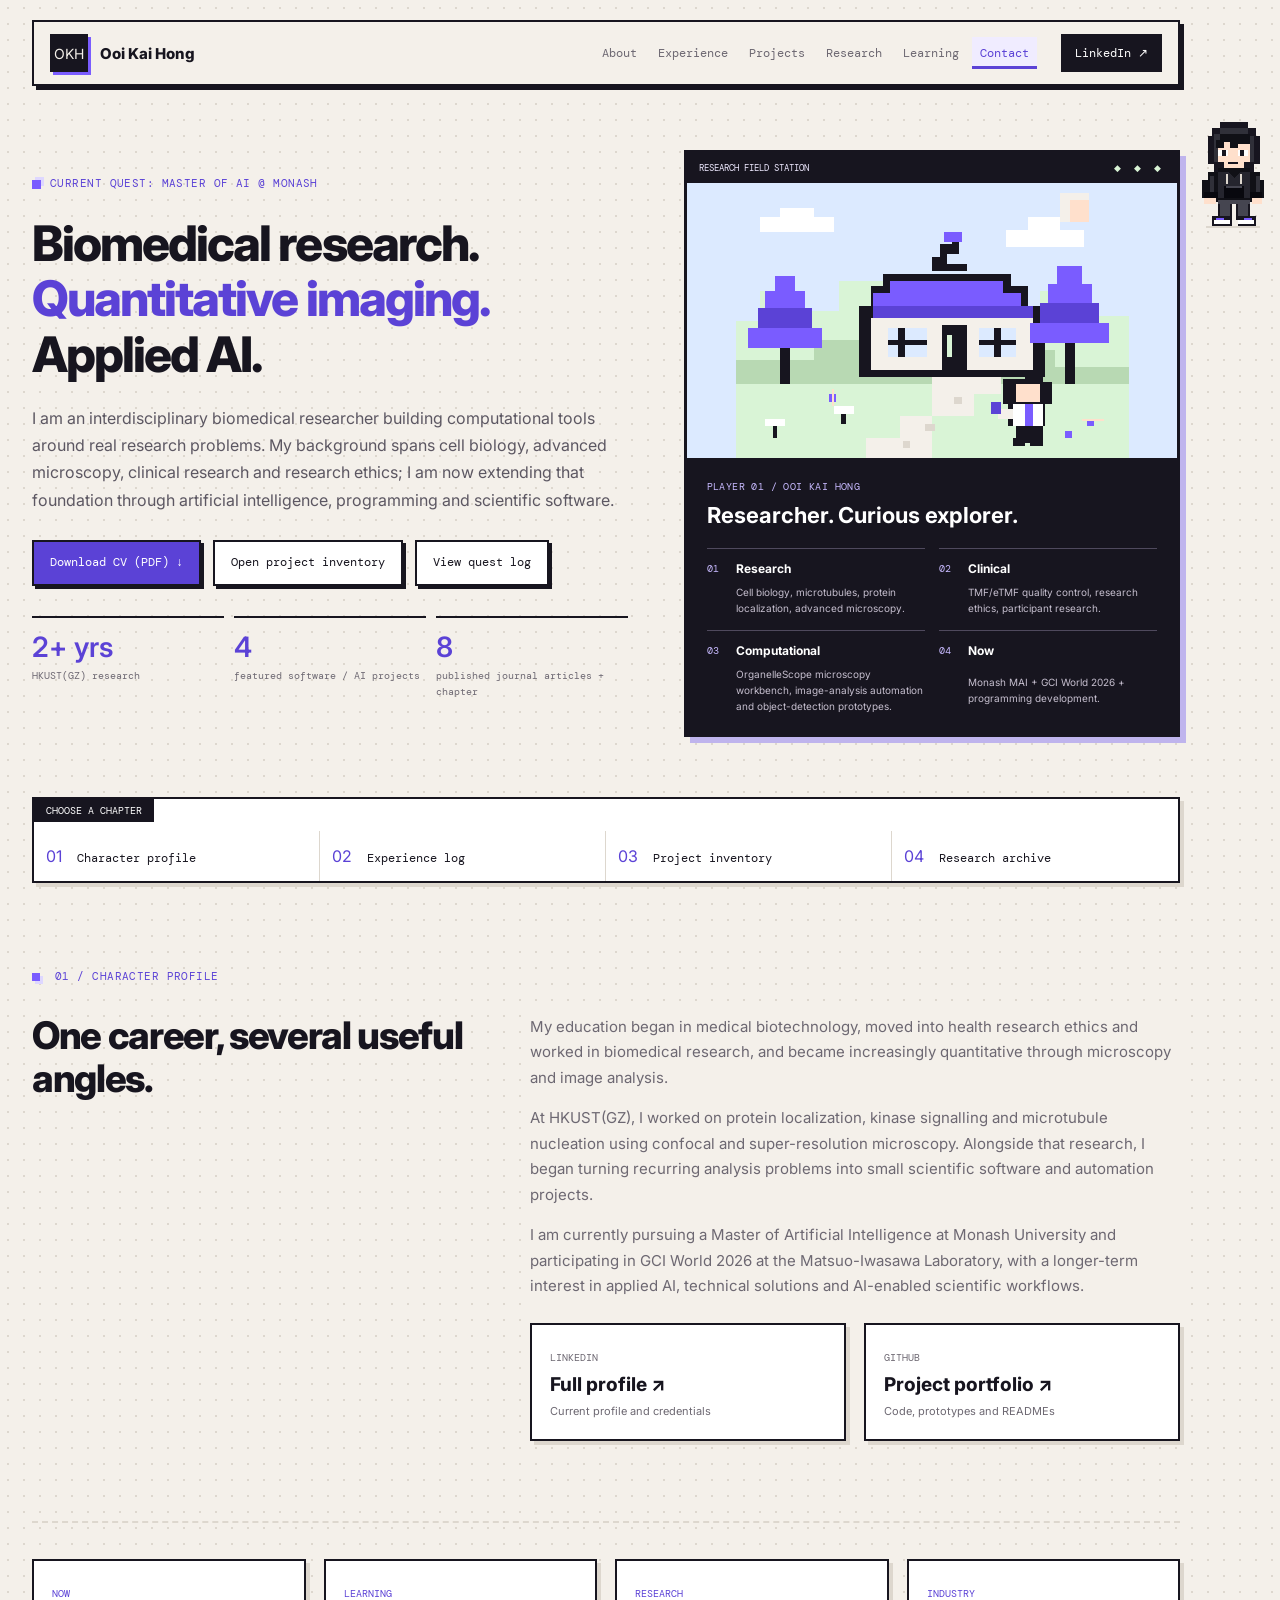
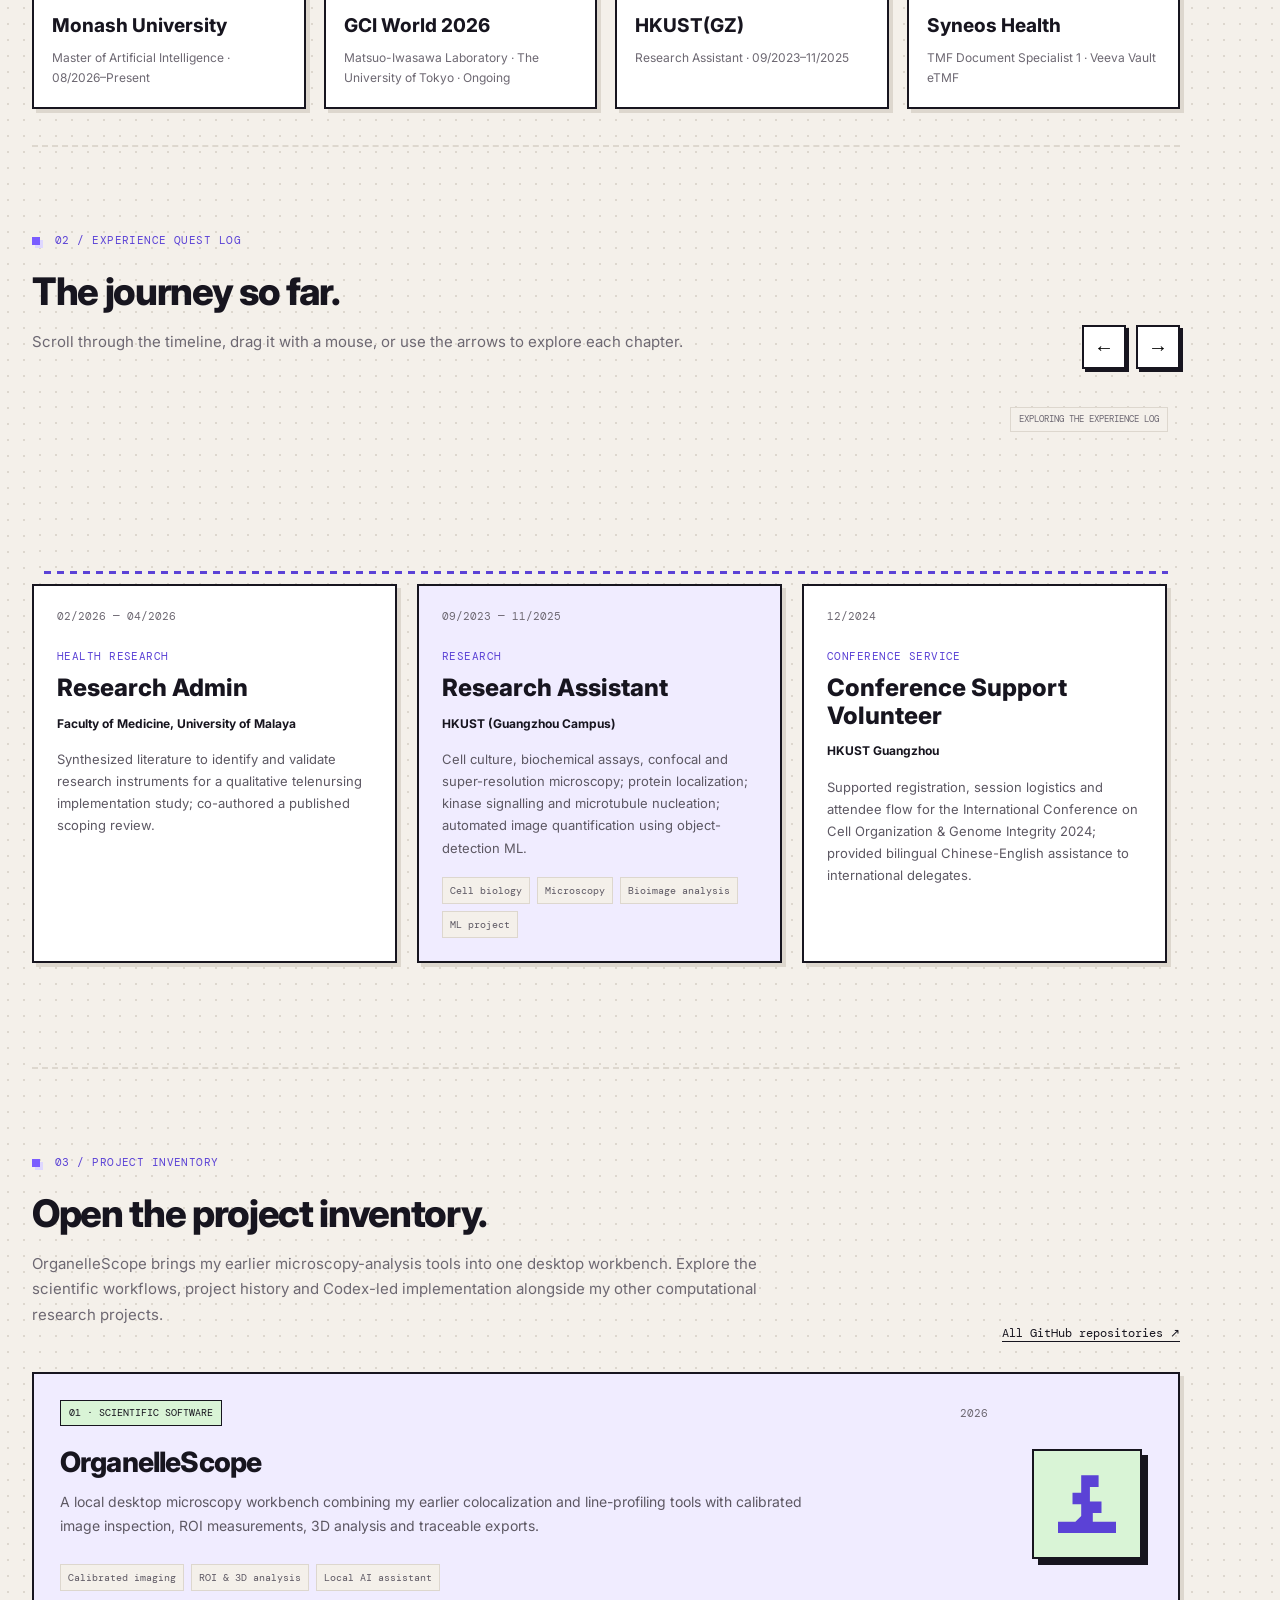
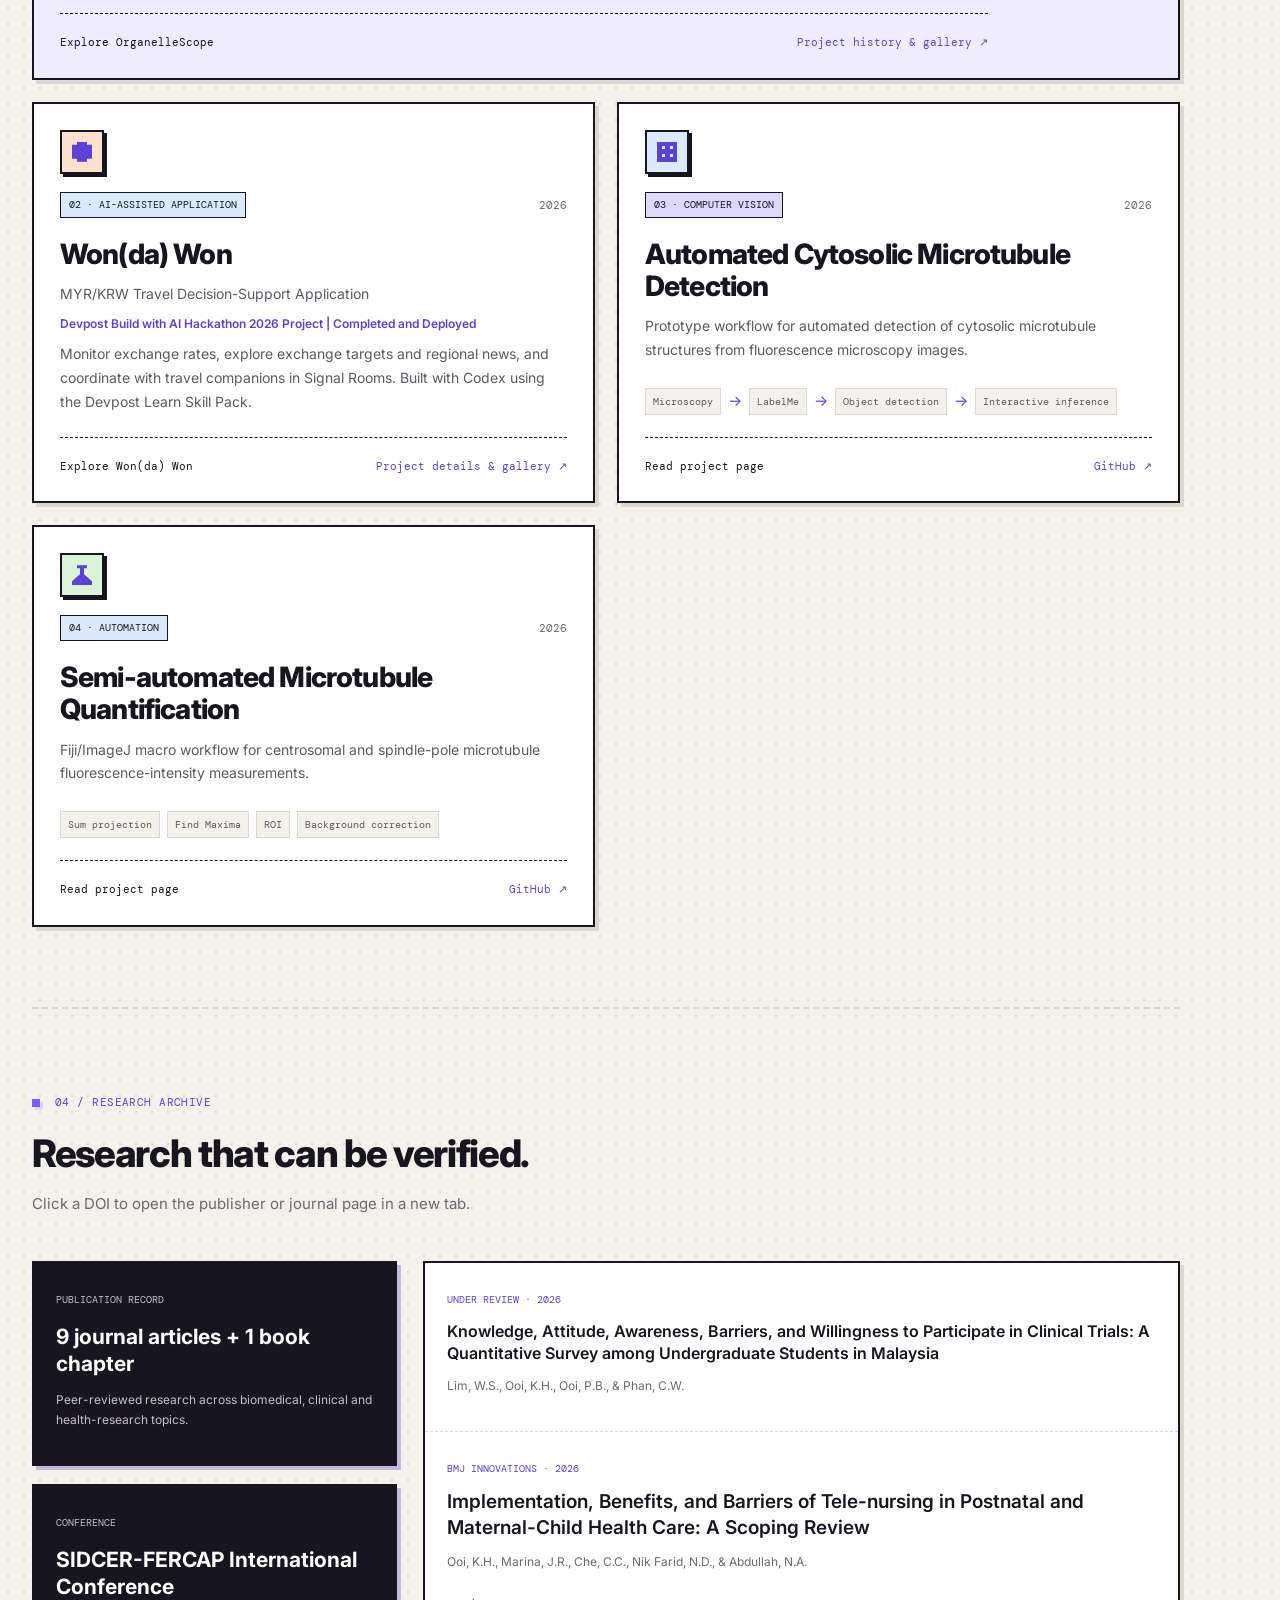
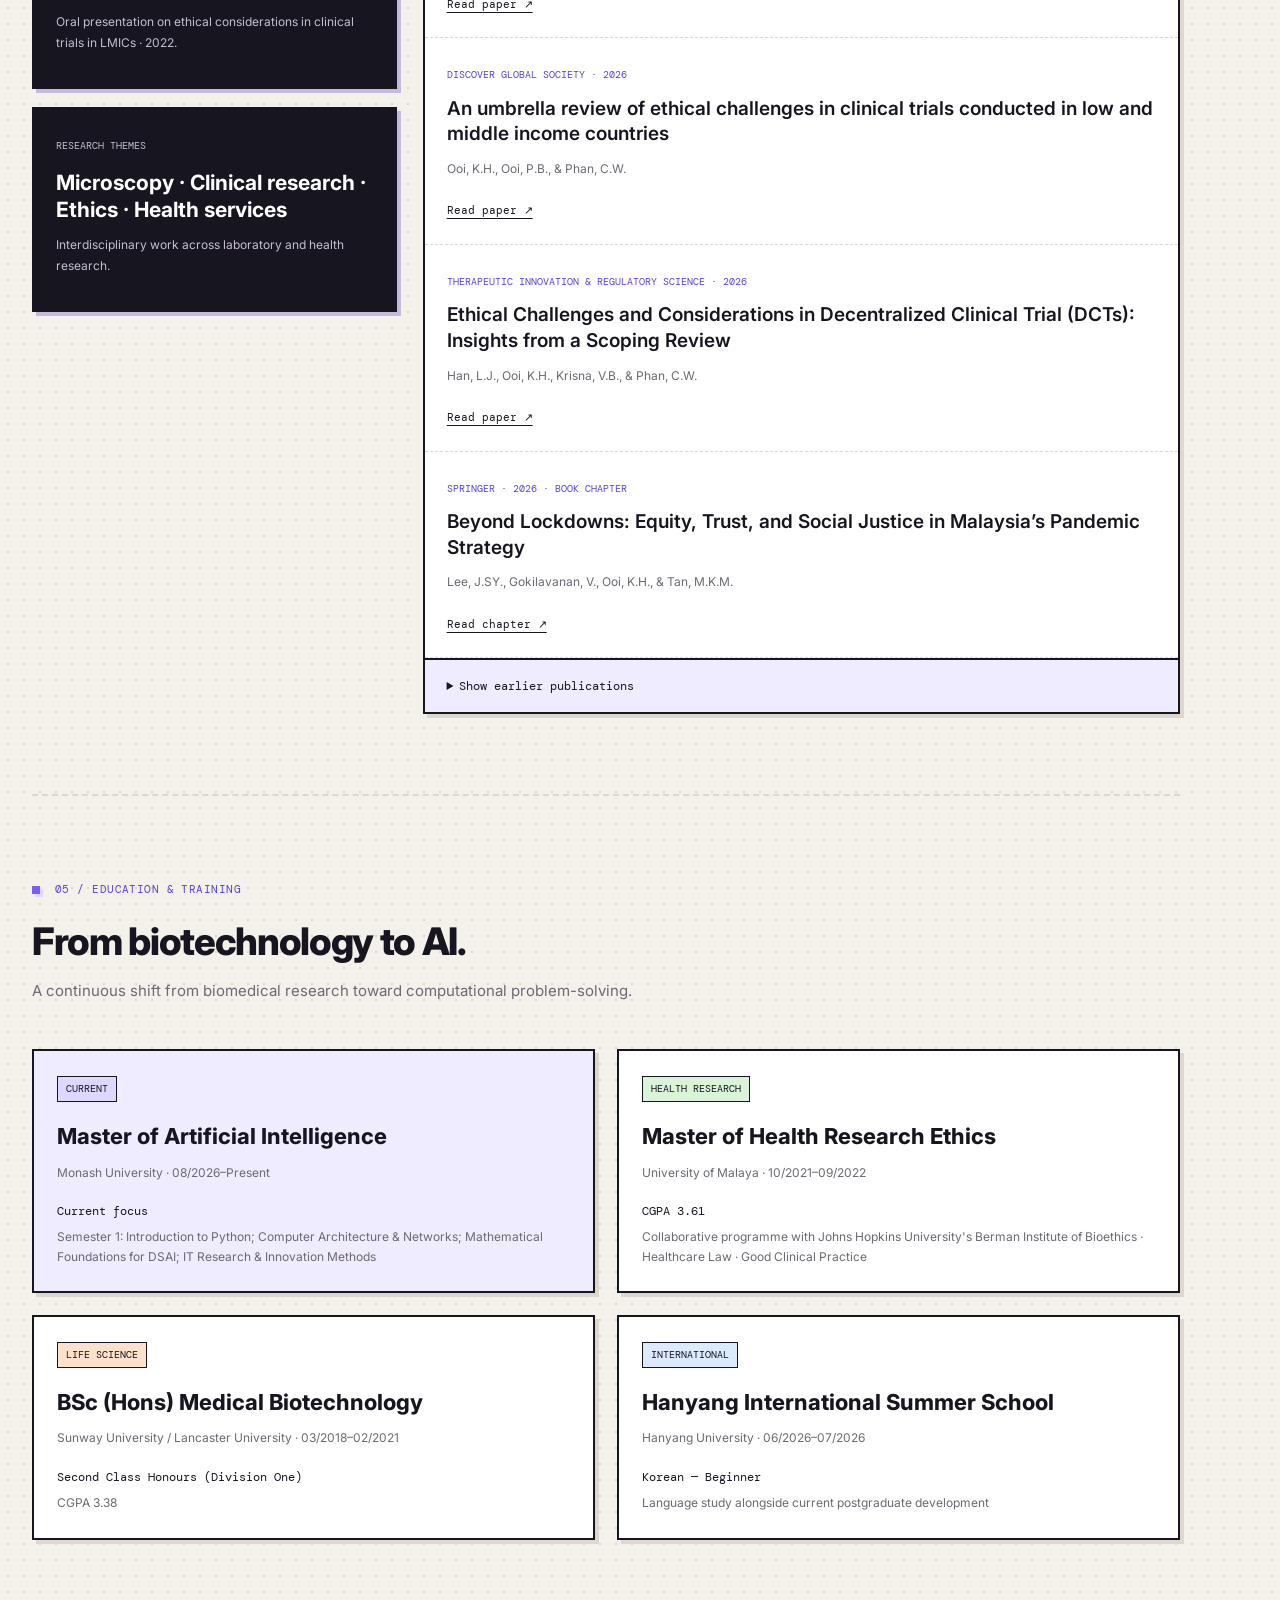
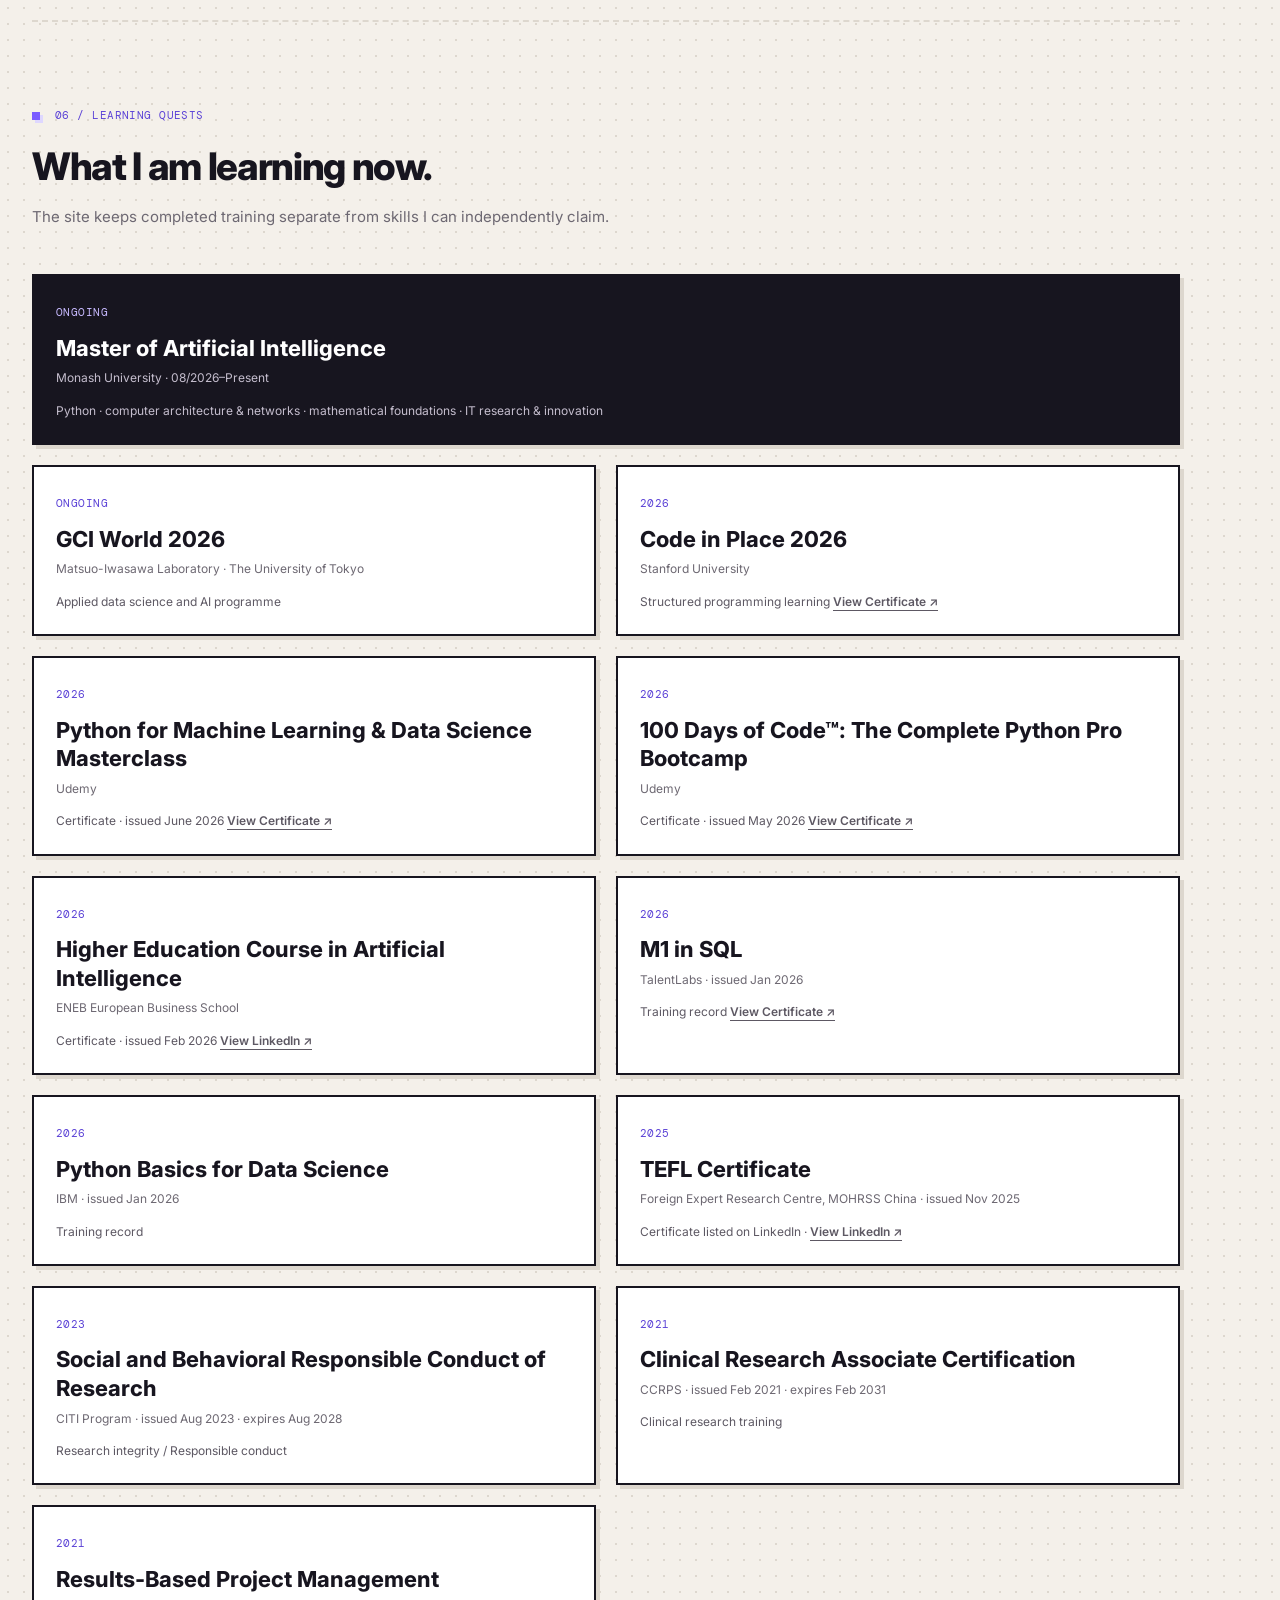
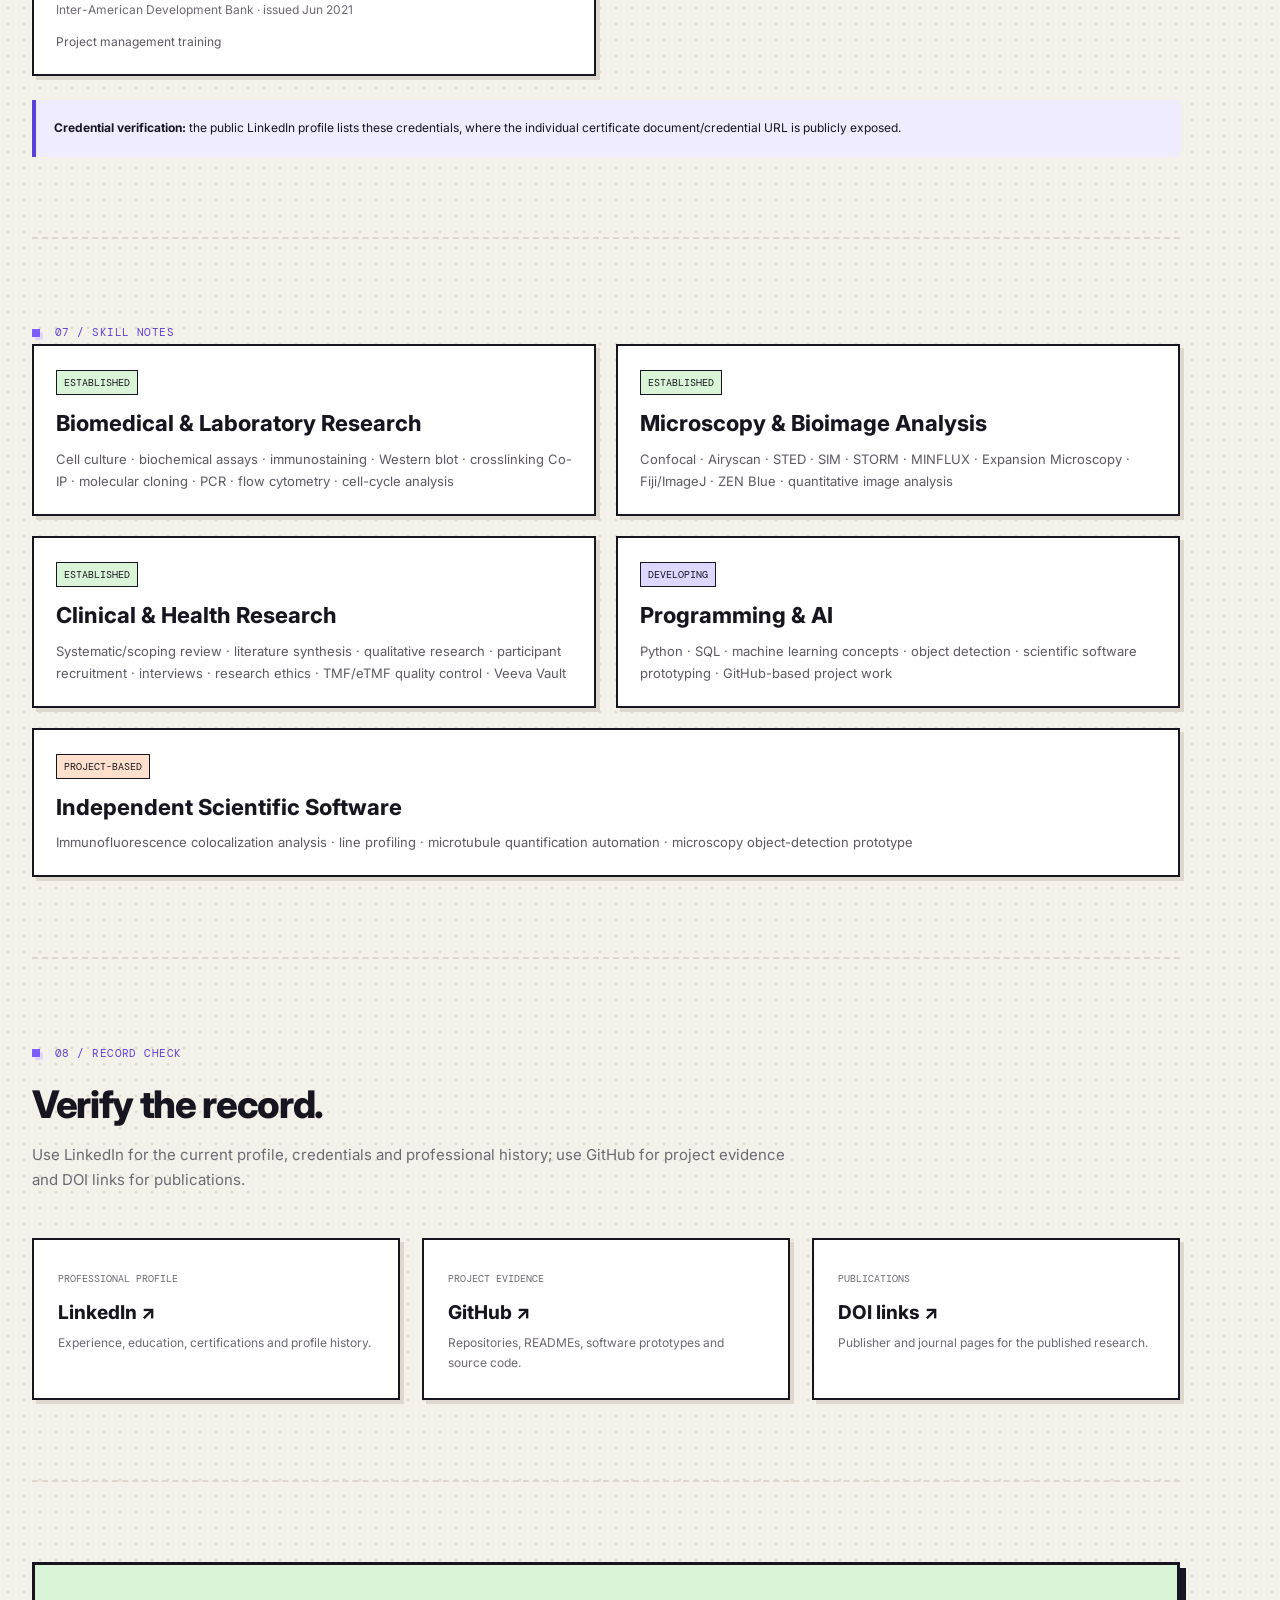
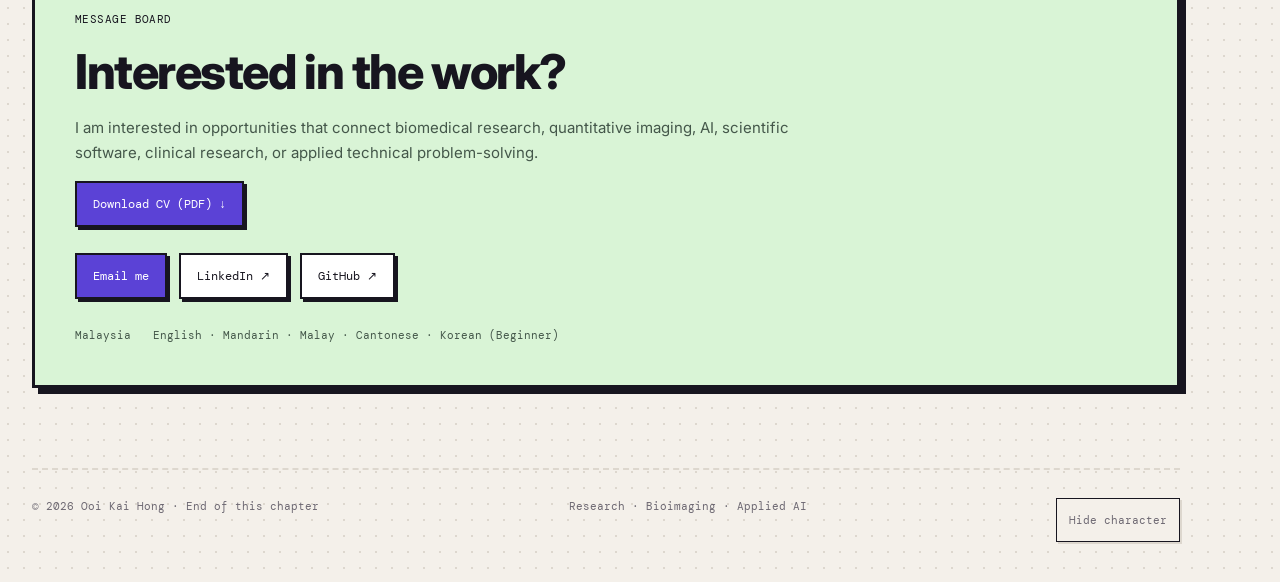
<file: index.html>
<!doctype html>
<html lang="en">
<head>
  <meta charset="utf-8">
  <meta name="viewport" content="width=device-width, initial-scale=1">
  <meta name="description" content="Ooi Kai Hong — biomedical researcher, scientific software builder and Master of Artificial Intelligence candidate.">
  <meta name="theme-color" content="#17151f">
  <title>Ooi Kai Hong — Research, Bioimaging & Applied AI</title>
  <link rel="icon" href="assets/favicon.svg" type="image/svg+xml">
  <link rel="preconnect" href="https://fonts.googleapis.com">
  <link rel="preconnect" href="https://fonts.gstatic.com" crossorigin>
  <link href="https://fonts.googleapis.com/css2?family=DM+Mono:wght@400;500&amp;family=Inter:wght@400;500;600;700;800&amp;display=swap" rel="stylesheet">
  <link rel="stylesheet" href="styles.css?v=rpg-5">
<link rel="stylesheet" href="assets/companion.css?v=6">
</head>
<body>
<a class="skip-link" href="#main-content">Skip to content</a>
  <div class="site-shell">
    <header class="topbar" id="top">
      <a class="brand interactive" href="#top" aria-label="Ooi Kai Hong home">
        <span class="brand-mark">OKH</span>
        <span class="brand-name">Ooi Kai Hong</span>
      </a>
      <button class="menu-toggle" type="button" aria-expanded="false" aria-controls="site-nav"><span aria-hidden="true">▤</span> Menu</button><nav id="site-nav" class="nav" aria-label="Primary navigation">
        <a href="#about">About</a>
        <a href="#experience">Experience</a>
        <a href="#projects">Projects</a>
        <a href="#research">Research</a>
        <a href="#learning">Learning</a>
        <a href="#contact">Contact</a>
      </nav>
      <a class="topbar-cta interactive" href="https://www.linkedin.com/in/mk-990801" target="_blank" rel="noreferrer">LinkedIn ↗</a>
    </header>

    <main id="main-content">
      <section class="hero section-pad">
        <div class="hero-copy">
          <div class="eyebrow"><span class="status-dot"></span> CURRENT QUEST: MASTER OF AI @ MONASH</div>
          <h1>Biomedical research.<br><span class="accent">Quantitative imaging.</span><br>Applied AI.</h1>
          <p class="hero-lede">I am an interdisciplinary biomedical researcher building computational tools around real research problems. My background spans cell biology, advanced microscopy, clinical research and research ethics; I am now extending that foundation through artificial intelligence, programming and scientific software.</p>
          <div class="hero-actions">
            <a class="btn btn-primary interactive" href="assets/documents/CV_KaiHongOoi.pdf" download="CV_KaiHongOoi.pdf">Download CV (PDF) ↓</a>
            <a class="btn btn-secondary interactive" href="#projects">Open project inventory</a>
            <a class="btn btn-secondary interactive" href="#experience">View quest log</a>
          </div>
          <div class="hero-proof">
            <div><strong>2+ yrs</strong><span>HKUST(GZ) research</span></div>
            <div><strong>4</strong><span>featured software / AI projects</span></div>
            <div><strong>8</strong><span>published journal articles + chapter</span></div>
          </div>
        </div>

        <aside class="hero-card"><div class="scene-bar"><span>RESEARCH FIELD STATION</span><span aria-hidden="true">◆ ◆ ◆</span></div><div class="pixel-scene"><svg xmlns="http://www.w3.org/2000/svg" viewBox="0 0 160 112" shape-rendering="crispEdges" role="img" aria-labelledby="scene-title"><title id="scene-title">Pixel illustration of a scientist at a research field station</title>
<path fill="#dceaff" d="M0 0h160v112H0z"/>
<path fill="#fff" d="M10 14h8v-4h14v4h8v6H10zm100 5h9v-5h13v5h10v7h-32z"/>
<path fill="#f4f0ea" d="M132 4h12v12h-12z"/><path fill="#ffe0cc" d="M136 7h8v9h-8z"/>
<path fill="#d9f4d6" d="M0 56h10V44h14v8h18V40h20v8h18v-6h22v12h22V44h20v10h16v58H0z"/>
<path fill="#b8d9b3" d="M0 72h32v-8h32v12h30v-8h36v7h30v37H0z"/>
<path fill="#d9f4d6" d="M0 82h160v30H0z"/>
<path fill="#f4f0ea" d="M80 77h28v9H97v9H80v17H53v-8h14v-9h13z"/>
<path fill="#ddd7ce" d="M77 98h4v3h-4zm-9 7h3v3h-3zm21-18h3v3h-3z"/>
<path fill="#17151f" d="M60 37h52v5h7v8h7v29H50V50h5v-8h5z"/>
<path fill="#7a5cff" d="M63 40h46v5h7v5H56v-5h7z"/>
<path fill="#5b42d6" d="M56 50h65v5H56z"/>
<path fill="#f4f0ea" d="M55 55h66v21H55z"/>
<path fill="#dceaff" d="M62 59h16v12H62zm37 0h15v12H99z"/>
<path fill="#17151f" d="M84 58h10v18H84zM66 59h3v12h-3zm-4 5h16v2H62zm43-5h3v12h-3zm-6 5h15v2H99z"/>
<path fill="#d9f4d6" d="M86 62h2v9h-2z"/>
<path fill="#17151f" d="M80 30h3v-5h5v-5h3v9h-5v4h8v3H80z"/>
<path fill="#7a5cff" d="M85 20h7v4h-7z"/>
<path fill="#17151f" d="M18 48h4v34h-4zm116-5h4v39h-4z"/>
<path fill="#7a5cff" d="M12 51h16v-7h-4v-6h-8v6h-4zm115-2h18v-8h-4v-7h-10v7h-4z"/>
<path fill="#5b42d6" d="M9 59h22v-8H9zm115-2h24v-8h-24z"/>
<path fill="#7a5cff" d="M5 67h30v-8H5zm115-2h32v-8h-32z"/>
<path fill="#17151f" d="M109 80h9v-3h7v4h4v9h-3v9h-5v7h-5v-7h-5v-9h-2z"/>
<path fill="#ffe0cc" d="M114 82h10v7h-10z"/>
<path fill="#fff" d="M113 90h12v9h-12z"/>
<path fill="#7a5cff" d="M118 90h3v9h-3z"/>
<path fill="#17151f" d="M114 99h4v8h-5v-3h1zm7 0h4v8h-5v-3h1z"/>
<path fill="#f4f0ea" d="M107 92h6v4h-6z"/><path fill="#5b42d6" d="M104 89h4v5h-4z"/>
<path fill="#7a5cff" d="M38 86h3v3h-3zm105 10h3v3h-3zm-9 5h3v3h-3z"/>
<path fill="#ffe0cc" d="M39 84h1v7h-1zm102 12h9v1h-9z"/>
<path fill="#17151f" d="M15 98h2v6h-2zm28-5h2v5h-2z"/>
<path fill="#fff" d="M12 96h8v3h-8zm28-5h8v3h-8z"/>
</svg></div>
          <div class="code-label">PLAYER 01 / OOI KAI HONG</div>
          <h2>Researcher. Curious explorer.</h2>
          <div class="mini-list">
            <div><span>01</span><b>Research</b><p>Cell biology, microtubules, protein localization, advanced microscopy.</p></div>
            <div><span>02</span><b>Clinical</b><p>TMF/eTMF quality control, research ethics, participant research.</p></div>
            <div><span>03</span><b>Computational</b><p>OrganelleScope microscopy workbench, image-analysis automation and object-detection prototypes.</p></div>
            <div><span>04</span><b>Now</b><p>Monash MAI + GCI World 2026 + programming development.</p></div>
          </div>
        </aside>
      </section>

      <nav class="chapter-map" aria-label="Explore the portfolio"><span class="map-label">CHOOSE A CHAPTER</span><a href="#about"><span aria-hidden="true">01</span> Character profile</a><a href="#experience"><span aria-hidden="true">02</span> Experience log</a><a href="#projects"><span aria-hidden="true">03</span> Project inventory</a><a href="#research"><span aria-hidden="true">04</span> Research archive</a></nav>
      <section class="about section-pad" id="about">
        <div class="section-kicker">01 / CHARACTER PROFILE</div>
        <div class="two-col about-grid">
          <div>
            <h2>One career, several useful angles.</h2>
          </div>
          <div class="about-copy">
            <p>My education began in medical biotechnology, moved into health research ethics and worked in biomedical research, and became increasingly quantitative through microscopy and image analysis.</p>
            <p>At HKUST(GZ), I worked on protein localization, kinase signalling and microtubule nucleation using confocal and super-resolution microscopy. Alongside that research, I began turning recurring analysis problems into small scientific software and automation projects.</p>
            <p>I am currently pursuing a Master of Artificial Intelligence at Monash University and participating in GCI World 2026 at the Matsuo-Iwasawa Laboratory, with a longer-term interest in applied AI, technical solutions and AI-enabled scientific workflows.</p>
            <div class="fact-row">
              <a class="fact-card interactive" href="https://www.linkedin.com/in/mk-990801" target="_blank" rel="noreferrer"><span>LINKEDIN</span><strong>Full profile ↗</strong><small>Current profile and credentials</small></a>
              <a class="fact-card interactive" href="https://github.com/mansonmyr" target="_blank" rel="noreferrer"><span>GITHUB</span><strong>Project portfolio ↗</strong><small>Code, prototypes and READMEs</small></a>
            </div>
          </div>
        </div>
      </section>

      <section class="metrics section-pad compact-grid">
        <article class="metric-card"><span>NOW</span><strong>Monash University</strong><p>Master of Artificial Intelligence · 08/2026–Present</p></article>
        <article class="metric-card"><span>LEARNING</span><strong>GCI World 2026</strong><p>Matsuo-Iwasawa Laboratory · The University of Tokyo · Ongoing</p></article>
        <article class="metric-card"><span>RESEARCH</span><strong>HKUST(GZ)</strong><p>Research Assistant · 09/2023–11/2025</p></article>
        <article class="metric-card"><span>INDUSTRY</span><strong>Syneos Health</strong><p>TMF Document Specialist 1 · Veeva Vault eTMF</p></article>
      </section>

      <section class="experience section-pad" id="experience">
        <div class="section-kicker">02 / EXPERIENCE QUEST LOG</div>
        <div class="section-heading-row">
          <div>
            <h2>The journey so far.</h2>
            <p>Scroll through the timeline, drag it with a mouse, or use the arrows to explore each chapter.</p>
          </div>
          <div class="rail-controls">
            <button class="rail-btn interactive" data-target="experience-rail" data-dir="-1" aria-label="Scroll experience left">←</button>
            <button class="rail-btn interactive" data-target="experience-rail" data-dir="1" aria-label="Scroll experience right">→</button>
          </div>
        </div>
               <div class="scroll-rail experience-rail grab-rail" id="experience-rail" tabindex="0" aria-label="Scrollable experience timeline, newest to oldest">
          <article class="timeline-card" data-companion-note="I helped shape a telenursing study through literature and research instruments."><div class="timeline-date">02/2026 — 04/2026</div><div class="timeline-label">HEALTH RESEARCH</div><h3>Research Admin</h3><strong>Faculty of Medicine, University of Malaya</strong><p>Synthesized literature to identify and validate research instruments for a qualitative telenursing implementation study; co-authored a published scoping review.</p></article>

          <article class="timeline-card timeline-primary" data-companion-note="I explored cells and microtubules through advanced microscopy and image analysis."><div class="timeline-date">09/2023 — 11/2025</div><div class="timeline-label">RESEARCH</div><h3>Research Assistant</h3><strong>HKUST (Guangzhou Campus)</strong><p>Cell culture, biochemical assays, confocal and super-resolution microscopy; protein localization; kinase signalling and microtubule nucleation; automated image quantification using object-detection ML.</p><div class="mini-tags"><span>Cell biology</span><span>Microscopy</span><span>Bioimage analysis</span><span>ML project</span></div></article>

          <article class="timeline-card" data-companion-note="I helped international delegates navigate the conference in English and Chinese."><div class="timeline-date">12/2024</div><div class="timeline-label">CONFERENCE SERVICE</div><h3>Conference Support Volunteer</h3><strong>HKUST Guangzhou</strong><p>Supported registration, session logistics and attendee flow for the International Conference on Cell Organization & Genome Integrity 2024; provided bilingual Chinese-English assistance to international delegates.</p></article>

          <article class="timeline-card timeline-early" data-companion-note="I studied B-cell immunity through a virtual summer research programme."><div class="timeline-date">07/2023 — 08/2023</div><div class="timeline-label">RESEARCH PROGRAMME</div><h3>iENGAGE Summer Student</h3><strong>Wellcome-Wolfson Institute for Experimental Medicine, Queen's University Belfast</strong><p>Desk-based B-cell immunity research; training in data analysis, scientific writing, project design and experimental techniques.</p></article>

          <article class="timeline-card" data-companion-note="I supported health economics research through surveys and interviews."><div class="timeline-date">05/2023 — 07/2023</div><div class="timeline-label">HEALTH ECONOMICS</div><h3>Research Assistant</h3><strong>Faculty of Business & Economics, University of Malaya</strong><p>Literature collection, survey-question finalization, participant recruitment and interviews; contributed to peer-reviewed research outputs.</p></article>

          <article class="timeline-card" data-companion-note="I co-authored a systematic review of knee osteoarthritis interventions."><div class="timeline-date">12/2022 — 02/2023</div><div class="timeline-label">MEDICAL RESEARCH</div><h3>Research Assistant</h3><strong>Faculty of Medicine, University of Malaya</strong><p>Co-authored a systematic review on knee osteoarthritis interventions.</p></article>

          <article class="timeline-card" data-companion-note="I contributed to mHealth research for HIV prevention and research ethics."><div class="timeline-date">07/2022 — 09/2022</div><div class="timeline-label">HEALTH RESEARCH</div><h3>Health Research Ethics Practicum / Summer Research Intern</h3><strong>University of Malaya</strong><p>Contributed to mHealth research for HIV prevention with Yale University and the University of Connecticut; focus-group transcription and analysis; community advisory board participation; contributed to a JMIR publication.</p></article>

          <article class="timeline-card" data-companion-note="I investigated ethical challenges in clinical trials across LMICs."><div class="timeline-date">2022</div><div class="timeline-label">MASTER'S THESIS</div><h3>Postgraduate Researcher</h3><strong>University of Malaya</strong><p>Research on ethical considerations in clinical trials in low- and middle-income countries; oral presentation at SIDCER-FERCAP International Conference and poster presentation at University of Malaya Medical Centre Research Carnival; published in Discover Global Society.</p></article>

          <article class="timeline-card timeline-clinical" data-companion-note="I checked clinical trial documents for quality using Veeva Vault eTMF."><div class="timeline-date">04/2021 — 10/2021</div><div class="timeline-label">CLINICAL OPERATIONS</div><h3>TMF Document Specialist 1</h3><strong>Syneos Health Inc.</strong><p>Secondary QC of Trial Master File documents using Veeva Vault eTMF; daily KPIs; project-team collaboration; low/zero weekly error rates.</p><div class="mini-tags"><span>TMF</span><span>eTMF</span><span>Veeva Vault</span><span>QC</span></div></article>

          <article class="timeline-card" data-companion-note="I interpreted genetic reports in English and Chinese."><div class="timeline-date">12/2020 — 02/2021</div><div class="timeline-label">GENETICS</div><h3>Genetic Product Specialist Intern</h3><strong>Absolute Genetic Technologies</strong><p>Interpreted genetic reports in English and Chinese; survey data collection and analysis; biological sample collection; scientific content and event materials.</p></article>

          <article class="timeline-card" data-companion-note="I explored HIV-1 G-quadruplex structures across 1,335 strains."><div class="timeline-date">2020</div><div class="timeline-label">BIOINFORMATICS PROJECT</div><h3>Bachelor's Project</h3><strong>Sunway University</strong><p>Investigated G-quadruplex structures in HIV-1 CRF01_AE using QGRS Mapper and NCBI BLASTn across 1,335 strains; published a narrative review.</p></article>
        </div>
    
      </section>

      <section class="projects section-pad" id="projects">
        <div class="section-kicker">03 / PROJECT INVENTORY</div>
        <div class="section-heading-row">
          <div>
            <h2>Open the project inventory.</h2>
            <p>OrganelleScope brings my earlier microscopy-analysis tools into one desktop workbench. Explore the scientific workflows, project history and Codex-led implementation alongside my other computational research projects.</p>
          </div>
          <a class="text-link interactive" href="https://github.com/mansonmyr" target="_blank" rel="noreferrer">All GitHub repositories ↗</a>
        </div>

        <div class="project-grid">
          <a class="project-card featured interactive organelle-feature" href="projects/organellescope.html"><div class="inventory-icon icon-scope" aria-hidden="true"><i></i></div>
            <div class="project-top"><span class="tag tag-green">01 · SCIENTIFIC SOFTWARE</span><span class="year">2026</span></div>
            <h3>OrganelleScope</h3>
            <p>A local desktop microscopy workbench combining my earlier colocalization and line-profiling tools with calibrated image inspection, ROI measurements, 3D analysis and traceable exports.</p>
            <div class="chip-row"><span>Calibrated imaging</span><span>ROI &amp; 3D analysis</span><span>Local AI assistant</span></div>
            <div class="project-footer"><span>Explore OrganelleScope</span><span>Project history &amp; gallery ↗</span></div>
          </a>

          <a class="project-card interactive wonda-project" href="projects/wonda-won.html"><div class="inventory-icon icon-coin" aria-hidden="true"><i></i></div>
            <div class="project-top"><span class="tag tag-blue">02 · AI-ASSISTED APPLICATION</span><span class="year">2026</span></div>
            <h3>Won(da) Won</h3>
            <p>MYR/KRW Travel Decision-Support Application</p>
            <p class="project-status">Devpost Build with AI Hackathon 2026 Project | Completed and Deployed</p>
            <p>Monitor exchange rates, explore exchange targets and regional news, and coordinate with travel companions in Signal Rooms. Built with Codex using the Devpost Learn Skill Pack.</p>
            <div class="project-footer"><span>Explore Won(da) Won</span><span>Project details &amp; gallery ↗</span></div>
          </a>

          <a class="project-card interactive" href="projects/automated-cytosolic-microtubule.html"><div class="inventory-icon icon-grid" aria-hidden="true"><i></i></div>
            <div class="project-top"><span class="tag tag-purple">03 · COMPUTER VISION</span><span class="year">2026</span></div>
            <h3>Automated Cytosolic Microtubule Detection</h3>
            <p>Prototype workflow for automated detection of cytosolic microtubule structures from fluorescence microscopy images.</p>
            <div class="project-flow"><span>Microscopy</span><i>→</i><span>LabelMe</span><i>→</i><span>Object detection</span><i>→</i><span>Interactive inference</span></div>
            <div class="project-footer"><span>Read project page</span><span>GitHub ↗</span></div>
          </a>

          <a class="project-card interactive" href="projects/fiji-microtubule-quantification.html"><div class="inventory-icon icon-flask" aria-hidden="true"><i></i></div>
            <div class="project-top"><span class="tag tag-blue">04 · AUTOMATION</span><span class="year">2026</span></div>
            <h3>Semi-automated Microtubule Quantification</h3>
            <p>Fiji/ImageJ macro workflow for centrosomal and spindle-pole microtubule fluorescence-intensity measurements.</p>
            <div class="chip-row"><span>Sum projection</span><span>Find Maxima</span><span>ROI</span><span>Background correction</span></div>
            <div class="project-footer"><span>Read project page</span><span>GitHub ↗</span></div>
          </a>
        </div>
      </section>

      <section class="research section-pad" id="research">
        <div class="section-kicker">04 / RESEARCH ARCHIVE</div>
        <div class="section-heading-row">
          <div>
            <h2>Research that can be verified.</h2>
            <p>Click a DOI to open the publisher or journal page in a new tab.</p>
          </div>
        </div>
        <div class="research-grid">
          <aside class="research-rail">
            <div class="rail-card"><span>PUBLICATION RECORD</span><strong>9 journal articles + 1 book chapter</strong><p>Peer-reviewed research across biomedical, clinical and health-research topics.</p></div>
            <div class="rail-card"><span>CONFERENCE</span><strong>SIDCER-FERCAP International Conference</strong><p>Oral presentation on ethical considerations in clinical trials in LMICs · 2022.</p></div>
            <div class="rail-card"><span>RESEARCH THEMES</span><strong>Microscopy · Clinical research · Ethics · Health services</strong><p>Interdisciplinary work across laboratory and health research.</p></div>
          </aside>
          <div class="pub-list">
            <article class="pub compact"><span>UNDER REVIEW · 2026</span><h3>Knowledge, Attitude, Awareness, Barriers, and Willingness to Participate in Clinical Trials: A Quantitative Survey among Undergraduate Students in Malaysia</h3><p>Lim, W.S., Ooi, K.H., Ooi, P.B., & Phan, C.W.</p></article>
            <article class="pub"><span>BMJ INNOVATIONS · 2026</span><h3>Implementation, Benefits, and Barriers of Tele-nursing in Postnatal and Maternal-Child Health Care: A Scoping Review</h3><p>Ooi, K.H., Marina, J.R., Che, C.C., Nik Farid, N.D., & Abdullah, N.A.</p><a class="pub-link interactive" href="https://doi.org/10.1136/bmjinnov-2026-001623" target="_blank" rel="noreferrer">Read paper ↗</a></article>
            <article class="pub"><span>DISCOVER GLOBAL SOCIETY · 2026</span><h3>An umbrella review of ethical challenges in clinical trials conducted in low and middle income countries</h3><p>Ooi, K.H., Ooi, P.B., & Phan, C.W.</p><a class="pub-link interactive" href="https://doi.org/10.1007/s44282-026-00580-7" target="_blank" rel="noreferrer">Read paper ↗</a></article>
            <article class="pub"><span>THERAPEUTIC INNOVATION & REGULATORY SCIENCE · 2026</span><h3>Ethical Challenges and Considerations in Decentralized Clinical Trial (DCTs): Insights from a Scoping Review</h3><p>Han, L.J., Ooi, K.H., Krisna, V.B., & Phan, C.W.</p><a class="pub-link interactive" href="https://doi.org/10.1007/s43441-026-00949-5" target="_blank" rel="noreferrer">Read paper ↗</a></article>
            <article class="pub"><span>SPRINGER · 2026 · BOOK CHAPTER</span><h3>Beyond Lockdowns: Equity, Trust, and Social Justice in Malaysia’s Pandemic Strategy</h3><p>Lee, J.SY., Gokilavanan, V., Ooi, K.H., & Tan, M.K.M.</p><a class="pub-link interactive" href="https://doi.org/10.1007/978-3-032-21218-4_6" target="_blank" rel="noreferrer">Read chapter ↗</a></article>
            <details class="pub-more"><summary>Show earlier publications</summary>
              <article class="pub compact"><span>DISCOVER GLOBAL SOCIETY · 2025</span><h3>Bibliometric analysis of the financial aspects of quality care for older people</h3><p>DOI: 10.1007/s44282-025-00234-0 · <a href="https://doi.org/10.1007/s44282-025-00234-0" target="_blank" rel="noreferrer">Read ↗</a></p></article>
              <article class="pub compact"><span>MALAYSIAN JOURNAL OF MUSIC · 2024</span><h3>Financial Challenges in Music and Dance-based Interventions for Older Adults: Systematic Review</h3><p>DOI: 10.37134//mjm.vol13.1.3.2024 · <a href="https://doi.org/10.37134//mjm.vol13.1.3.2024" target="_blank" rel="noreferrer">Read ↗</a></p></article>
              <article class="pub compact"><span>JOURNAL OF SCIENTOMETRIC RESEARCH · 2023</span><h3>Financial Aspects of Elderly Care that Enhances their Quality of Life: A Scientometric Review</h3><p>DOI: 10.5530/jscires.12.3.067 · <a href="https://doi.org/10.5530/jscires.12.3.067" target="_blank" rel="noreferrer">Read ↗</a></p></article>
              <article class="pub compact"><span>MEDS CLINICAL MEDICINE · 2023</span><h3>Unlocking the power of G-quadruplex for anti-HIV1 development</h3><p>DOI: 10.23977/medsc.2023.040407 · <a href="https://doi.org/10.23977/medsc.2023.040407" target="_blank" rel="noreferrer">Read ↗</a></p></article>
              <article class="pub compact"><span>JMIR FORMATIVE RESEARCH · 2022</span><h3>Ethical Issues in the Use of Smartphone Apps for HIV Prevention in Malaysia: Focus Group Study With Men Who Have Sex With Men</h3><p>DOI: 10.2196/42939 · <a href="https://doi.org/10.2196/42939" target="_blank" rel="noreferrer">Read ↗</a></p></article>
            </details>
          </div>
        </div>
      </section>

      <section class="education section-pad" id="education">
        <div class="section-kicker">05 / EDUCATION & TRAINING</div>
        <div class="section-heading-row"><div><h2>From biotechnology to AI.</h2><p>A continuous shift from biomedical research toward computational problem-solving.</p></div></div>
        <div class="education-grid">
          <article class="edu-card current"><span class="tag tag-purple">CURRENT</span><h3>Master of Artificial Intelligence</h3><p>Monash University · 08/2026–Present</p><strong>Current focus</strong><small>Semester 1: Introduction to Python; Computer Architecture & Networks; Mathematical Foundations for DSAI; IT Research & Innovation Methods</small></article>
          <article class="edu-card"><span class="tag tag-green">HEALTH RESEARCH</span><h3>Master of Health Research Ethics</h3><p>University of Malaya · 10/2021–09/2022</p><strong>CGPA 3.61</strong><small>Collaborative programme with Johns Hopkins University's Berman Institute of Bioethics · Healthcare Law · Good Clinical Practice</small></article>
          <article class="edu-card"><span class="tag tag-orange">LIFE SCIENCE</span><h3>BSc (Hons) Medical Biotechnology</h3><p>Sunway University / Lancaster University · 03/2018–02/2021</p><strong>Second Class Honours (Division One)</strong><small>CGPA 3.38</small></article>
          <article class="edu-card"><span class="tag tag-blue">INTERNATIONAL</span><h3>Hanyang International Summer School</h3><p>Hanyang University · 06/2026–07/2026</p><strong>Korean — Beginner</strong><small>Language study alongside current postgraduate development</small></article>
        </div>
      </section>

      <section class="learning section-pad" id="learning">
        <div class="section-kicker">06 / LEARNING QUESTS</div>
        <div class="section-heading-row"><div><h2>What I am learning now.</h2><p>The site keeps completed training separate from skills I can independently claim.</p></div></div>
        <div class="learning-grid">
          <article class="learning-card featured-learning"><span class="learning-state">ONGOING</span><h3>Master of Artificial Intelligence</h3><p>Monash University · 08/2026–Present</p><div class="learning-meta">Python · computer architecture & networks · mathematical foundations · IT research & innovation</div></article>
          <article class="learning-card"><span class="learning-state">ONGOING</span><h3>GCI World 2026</h3><p>Matsuo-Iwasawa Laboratory · The University of Tokyo</p><div class="learning-meta">Applied data science and AI programme</div></article>
          <article class="learning-card"><span class="learning-state">2026</span><h3>Code in Place 2026</h3><p>Stanford University</p><div class="learning-meta">Structured programming learning <a class="learning-link interactive" href="https://codeinplace.stanford.edu/cip6/certificate/1r3auj" target="_blank" rel="noreferrer">View Certificate ↗</a></div></article>
          <article class="learning-card"><span class="learning-state">2026</span><h3>Python for Machine Learning & Data Science Masterclass</h3><p>Udemy</p><div class="learning-meta">Certificate · issued June 2026 <a class="learning-link interactive" href="https://www.udemy.com/certificate/UC-db310a9c-894b-4d5f-813c-1e81deb2a524/" target="_blank" rel="noreferrer">View Certificate ↗</a></div></article>
          <article class="learning-card"><span class="learning-state">2026</span><h3>100 Days of Code™: The Complete Python Pro Bootcamp</h3><p>Udemy</p><div class="learning-meta">Certificate · issued May 2026 <a class="learning-link interactive" href="https://www.udemy.com/certificate/UC-db310a9c-894b-4d5f-813c-1e81deb2a524/" target="_blank" rel="noreferrer">View Certificate ↗</a></div></article>
          <article class="learning-card"><span class="learning-state">2026</span><h3>Higher Education Course in Artificial Intelligence</h3><p>ENEB European Business School</p><div class="learning-meta">Certificate · issued Feb 2026 <a class="learning-link interactive" href="https://www.linkedin.com/in/mk-990801/overlay/Certifications/1120998422/treasury/?profileId=ACoAADPRBu4B_5qmcaApyn7XseinRL9T44jFIfA&lipi=urn%3Ali%3Apage%3Ad_flagship3_profile_view_base_certifications_details%3B6DmFLmR1R32GLu8iKTvScw%3D%3D" target="_blank" rel="noreferrer">View LinkedIn ↗</a></div></article>
          <article class="learning-card"><span class="learning-state">2026</span><h3>M1 in SQL</h3><p>TalentLabs · issued Jan 2026</p><div class="learning-meta">Training record <a class="learning-link interactive" href="https://www.talentlabs.org/certificate/4_pXTTysTZOiuXL4d-5rlw" target="_blank" rel="noreferrer">View Certificate ↗</a></div></article>
          <article class="learning-card"><span class="learning-state">2026</span><h3>Python Basics for Data Science</h3><p>IBM · issued Jan 2026</p><div class="learning-meta">Training record</div></article>
          <article class="learning-card"><span class="learning-state">2025</span><h3>TEFL Certificate</h3><p>Foreign Expert Research Centre, MOHRSS China · issued Nov 2025</p><div class="learning-meta">Certificate listed on LinkedIn · <a class="learning-link interactive" href="https://www.linkedin.com/in/mk-990801/overlay/Certifications/1720378843/treasury/?profileId=ACoAADPRBu4B_5qmcaApyn7XseinRL9T44jFIfA&lipi=urn%3Ali%3Apage%3Ad_flagship3_profile_view_base_certifications_details%3BbYGzTDXHQSe3uK3uyIMtGg%3D%3D" target="_blank" rel="noreferrer">View LinkedIn ↗</a></div></article>
          
          <article class="learning-card"><span class="learning-state">2023</span><h3>Social and Behavioral Responsible Conduct of Research</h3><p>CITI Program · issued Aug 2023 · expires Aug 2028</p><div class="learning-meta">Research integrity / Responsible conduct</div></article>
          <article class="learning-card"><span class="learning-state">2021</span><h3>Clinical Research Associate Certification</h3><p>CCRPS · issued Feb 2021 · expires Feb 2031</p><div class="learning-meta">Clinical research training</div></article>
          <article class="learning-card"><span class="learning-state">2021</span><h3>Results-Based Project Management</h3><p>Inter-American Development Bank · issued Jun 2021</p><div class="learning-meta">Project management training</div></article>
        </div>
        <div class="learning-note"><strong>Credential verification:</strong> the public LinkedIn profile lists these credentials, where the individual certificate document/credential URL is publicly exposed.</div>
      </section>

      <section class="skills section-pad" id="skills">
        <div class="section-kicker">07 / SKILL NOTES</div>
        <div class="skills-grid">
          <article class="skill-card"><span class="skill-level established">ESTABLISHED</span><h3>Biomedical & Laboratory Research</h3><p>Cell culture · biochemical assays · immunostaining · Western blot · crosslinking Co-IP · molecular cloning · PCR · flow cytometry · cell-cycle analysis</p></article>
          <article class="skill-card"><span class="skill-level established">ESTABLISHED</span><h3>Microscopy & Bioimage Analysis</h3><p>Confocal · Airyscan · STED · SIM · STORM · MINFLUX · Expansion Microscopy · Fiji/ImageJ · ZEN Blue · quantitative image analysis</p></article>
          <article class="skill-card"><span class="skill-level established">ESTABLISHED</span><h3>Clinical & Health Research</h3><p>Systematic/scoping review · literature synthesis · qualitative research · participant recruitment · interviews · research ethics · TMF/eTMF quality control · Veeva Vault</p></article>
          <article class="skill-card"><span class="skill-level developing">DEVELOPING</span><h3>Programming & AI</h3><p>Python · SQL · machine learning concepts · object detection · scientific software prototyping · GitHub-based project work</p></article>
          <article class="skill-card"><span class="skill-level project">PROJECT-BASED</span><h3>Independent Scientific Software</h3><p>Immunofluorescence colocalization analysis · line profiling · microtubule quantification automation · microscopy object-detection prototype</p></article>
        </div>
      </section>

      <section class="credentials section-pad" id="credentials">
        <div class="section-kicker">08 / RECORD CHECK</div>
        <div class="section-heading-row"><div><h2>Verify the record.</h2><p>Use LinkedIn for the current profile, credentials and professional history; use GitHub for project evidence and DOI links for publications.</p></div></div>
        <div class="verify-grid">
          <a class="verify-card interactive" href="https://www.linkedin.com/in/mk-990801" target="_blank" rel="noreferrer"><span>PROFESSIONAL PROFILE</span><strong>LinkedIn ↗</strong><p>Experience, education, certifications and profile history.</p></a>
          <a class="verify-card interactive" href="https://github.com/mansonmyr" target="_blank" rel="noreferrer"><span>PROJECT EVIDENCE</span><strong>GitHub ↗</strong><p>Repositories, READMEs, software prototypes and source code.</p></a>
          <a class="verify-card interactive" href="#research"><span>PUBLICATIONS</span><strong>DOI links ↗</strong><p>Publisher and journal pages for the published research.</p></a>
        </div>
      </section>

      <section class="contact section-pad" id="contact">
        <div class="contact-card">
          <span class="code-label">MESSAGE BOARD</span>
          <h2>Interested in the work?</h2>
          <p>I am interested in opportunities that connect biomedical research, quantitative imaging, AI, scientific software, clinical research, or applied technical problem-solving.</p>
          <a class="btn btn-primary interactive" href="assets/documents/CV_KaiHongOoi.pdf" download="CV_KaiHongOoi.pdf">Download CV (PDF) ↓</a>
          <div class="hero-actions"><button class="btn btn-primary interactive" type="button" id="email-reveal" aria-expanded="false" aria-controls="email-panel">Email me</button><a class="btn btn-secondary interactive" href="https://www.linkedin.com/in/mk-990801" target="_blank" rel="noreferrer">LinkedIn ↗</a><a class="btn btn-secondary interactive" href="https://github.com/mansonmyr" target="_blank" rel="noreferrer">GitHub ↗</a></div>
          <div class="email-panel" id="email-panel" hidden>
            <label for="contact-email">Email address</label>
            <div class="email-copy-row"><input id="contact-email" type="text" value="mansonooi@yahoo.com" readonly spellcheck="false" autocomplete="off"><button type="button" class="btn btn-secondary" id="email-copy">Copy email</button></div>
            <p id="email-copy-status" role="status" aria-live="polite">Select the address to copy it, or use Copy email.</p>
          </div>
          <div class="contact-meta"><span>Malaysia</span><span>English · Mandarin · Malay · Cantonese · Korean (Beginner)</span></div>
        </div>
      </section>
    </main>

    <footer class="footer">
      <span>© 2026 Ooi Kai Hong · End of this chapter</span>
      <span>Research · Bioimaging · Applied AI</span>
    </footer>
  </div>
  <script src="script.js?v=rpg-2"></script>
<script src="assets/companion.js?v=6" defer></script></body>
</html>
</file>
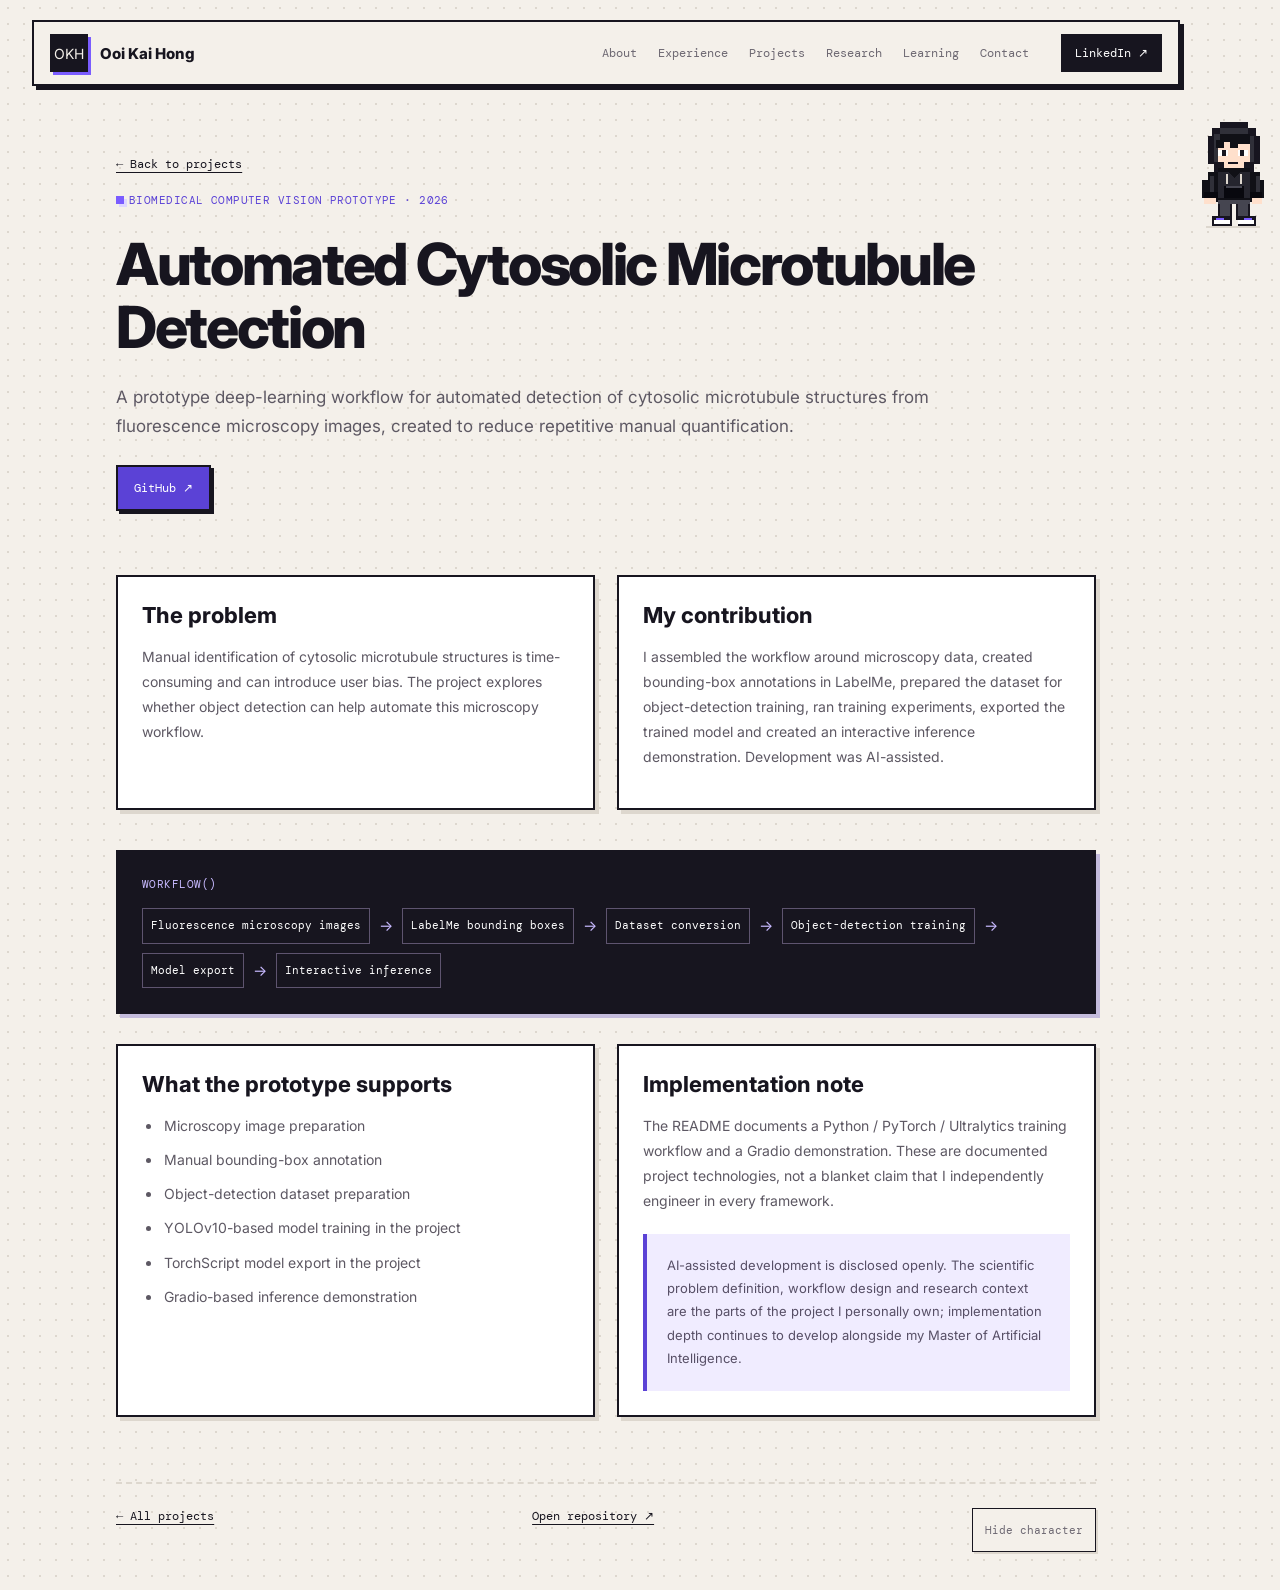
<file: projects/automated-cytosolic-microtubule.html>
<!doctype html>
<html lang="en">
<head>
<meta charset="utf-8"><meta name="viewport" content="width=device-width, initial-scale=1">
<meta name="description" content="Automated Cytosolic Microtubule Detection — Ooi Kai Hong project page.">
<title>Automated Cytosolic Microtubule Detection — Ooi Kai Hong</title>
<link rel="icon" href="../assets/favicon.svg" type="image/svg+xml">
<link rel="preconnect" href="https://fonts.googleapis.com"><link rel="preconnect" href="https://fonts.gstatic.com" crossorigin>
<link href="https://fonts.googleapis.com/css2?family=DM+Mono:wght@400;500&amp;family=Inter:wght@400;500;600;700;800&amp;display=swap" rel="stylesheet">
<link rel="stylesheet" href="../styles.css?v=rpg-1">
<link rel="stylesheet" href="../assets/companion.css?v=6">
</head>
<body>
<a class="skip-link" href="#main-content">Skip to content</a>
<div class="site-shell">
<header class="topbar" id="top">
<a class="brand interactive" href="../index.html#top"><span class="brand-mark">OKH</span><span class="brand-name">Ooi Kai Hong</span></a>
<button class="menu-toggle" type="button" aria-expanded="false" aria-controls="site-nav"><span aria-hidden="true">▤</span> Menu</button><nav id="site-nav" class="nav"><a href="../index.html#about">About</a><a href="../index.html#experience">Experience</a><a href="../index.html#projects">Projects</a><a href="../index.html#research">Research</a><a href="../index.html#learning">Learning</a><a href="../index.html#contact">Contact</a></nav>
<a class="topbar-cta interactive" href="https://www.linkedin.com/in/mk-990801" target="_blank" rel="noreferrer">LinkedIn ↗</a>
</header>
<main class="project-page" id="main-content">
<section class="detail-hero"><a class="back-link interactive" href="../index.html#projects">← Back to projects</a><div class="detail-kicker">Biomedical computer vision prototype · 2026</div><h1>Automated Cytosolic Microtubule Detection</h1><p class="detail-lede">A prototype deep-learning workflow for automated detection of cytosolic microtubule structures from fluorescence microscopy images, created to reduce repetitive manual quantification.</p><div class="detail-actions"><a class="btn btn-primary interactive" href="https://github.com/mansonmyr/Automated-cytosolic-microtubule-using-object-detection-ML" target="_blank" rel="noreferrer">GitHub ↗</a></div></section>
<section class="detail-grid">
<article class="detail-card"><h2>The problem</h2><p>Manual identification of cytosolic microtubule structures is time-consuming and can introduce user bias. The project explores whether object detection can help automate this microscopy workflow.</p></article>
<article class="detail-card"><h2>My contribution</h2><p>I assembled the workflow around microscopy data, created bounding-box annotations in LabelMe, prepared the dataset for object-detection training, ran training experiments, exported the trained model and created an interactive inference demonstration. Development was AI-assisted.</p></article>
</section>
<section class="flow-box"><div class="code-label">workflow()</div><div class="flow-row"><span>Fluorescence microscopy images</span><i>→</i><span>LabelMe bounding boxes</span><i>→</i><span>Dataset conversion</span><i>→</i><span>Object-detection training</span><i>→</i><span>Model export</span><i>→</i><span>Interactive inference</span></div></section>
<section class="detail-grid">
<article class="detail-card"><h2>What the prototype supports</h2><ul><li>Microscopy image preparation</li><li>Manual bounding-box annotation</li><li>Object-detection dataset preparation</li><li>YOLOv10-based model training in the project</li><li>TorchScript model export in the project</li><li>Gradio-based inference demonstration</li></ul></article>
<article class="detail-card"><h2>Implementation note</h2><p>The README documents a Python / PyTorch / Ultralytics training workflow and a Gradio demonstration. These are documented project technologies, not a blanket claim that I independently engineer in every framework.</p><div class="note-box">AI-assisted development is disclosed openly. The scientific problem definition, workflow design and research context are the parts of the project I personally own; implementation depth continues to develop alongside my Master of Artificial Intelligence.</div></article>
</section>
<div class="detail-footer"><a class="interactive" href="../index.html#projects">← All projects</a><a class="interactive" href="https://github.com/mansonmyr/Automated-cytosolic-microtubule-using-object-detection-ML" target="_blank" rel="noreferrer">Open repository ↗</a></div>
</main>
</div>
<script src="../script.js?v=rpg-1" defer></script><script src="../assets/companion.js?v=6" defer></script></body>
</html>
</file>
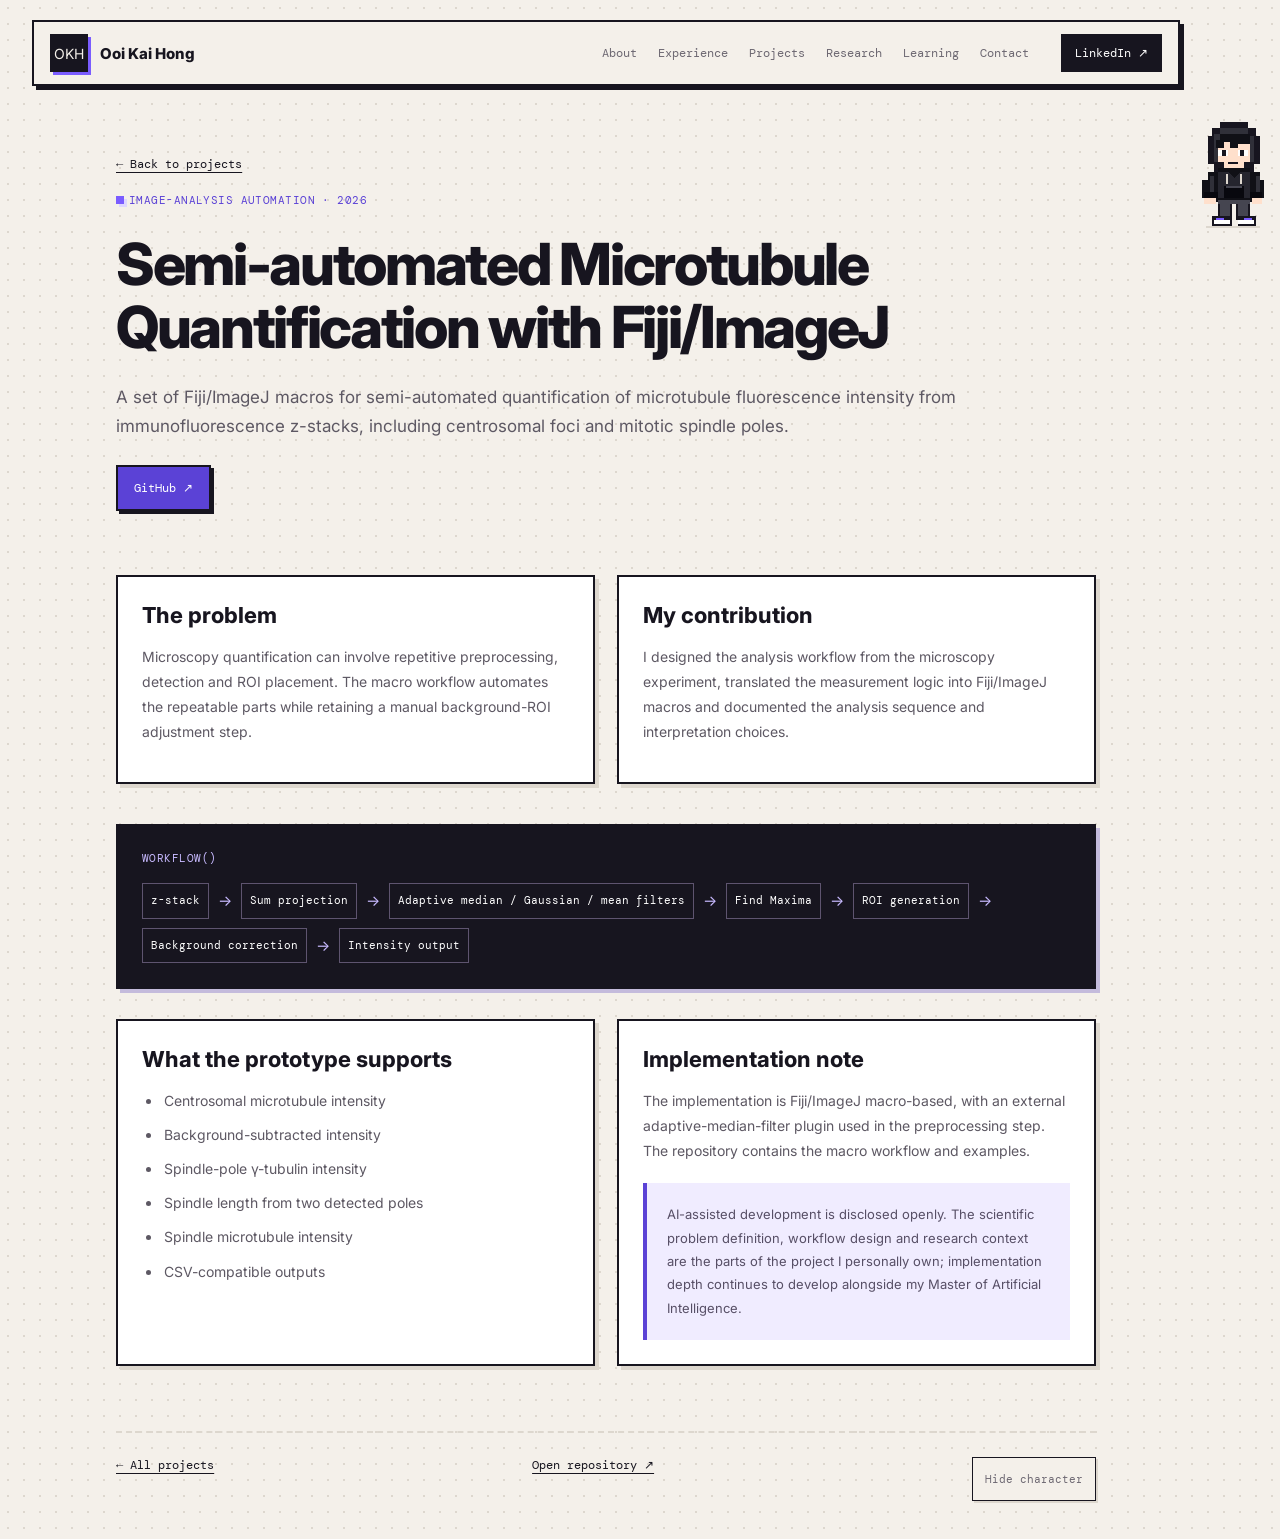
<file: projects/fiji-microtubule-quantification.html>
<!doctype html>
<html lang="en">
<head>
<meta charset="utf-8"><meta name="viewport" content="width=device-width, initial-scale=1">
<meta name="description" content="Semi-automated Microtubule Quantification with Fiji/ImageJ — Ooi Kai Hong project page.">
<title>Semi-automated Microtubule Quantification with Fiji/ImageJ — Ooi Kai Hong</title>
<link rel="icon" href="../assets/favicon.svg" type="image/svg+xml">
<link rel="preconnect" href="https://fonts.googleapis.com"><link rel="preconnect" href="https://fonts.gstatic.com" crossorigin>
<link href="https://fonts.googleapis.com/css2?family=DM+Mono:wght@400;500&amp;family=Inter:wght@400;500;600;700;800&amp;display=swap" rel="stylesheet">
<link rel="stylesheet" href="../styles.css?v=rpg-1">
<link rel="stylesheet" href="../assets/companion.css?v=6">
</head>
<body>
<a class="skip-link" href="#main-content">Skip to content</a>
<div class="site-shell">
<header class="topbar" id="top">
<a class="brand interactive" href="../index.html#top"><span class="brand-mark">OKH</span><span class="brand-name">Ooi Kai Hong</span></a>
<button class="menu-toggle" type="button" aria-expanded="false" aria-controls="site-nav"><span aria-hidden="true">▤</span> Menu</button><nav id="site-nav" class="nav"><a href="../index.html#about">About</a><a href="../index.html#experience">Experience</a><a href="../index.html#projects">Projects</a><a href="../index.html#research">Research</a><a href="../index.html#learning">Learning</a><a href="../index.html#contact">Contact</a></nav>
<a class="topbar-cta interactive" href="https://www.linkedin.com/in/mk-990801" target="_blank" rel="noreferrer">LinkedIn ↗</a>
</header>
<main class="project-page" id="main-content">
<section class="detail-hero"><a class="back-link interactive" href="../index.html#projects">← Back to projects</a><div class="detail-kicker">Image-analysis automation · 2026</div><h1>Semi-automated Microtubule Quantification with Fiji/ImageJ</h1><p class="detail-lede">A set of Fiji/ImageJ macros for semi-automated quantification of microtubule fluorescence intensity from immunofluorescence z-stacks, including centrosomal foci and mitotic spindle poles.</p><div class="detail-actions"><a class="btn btn-primary interactive" href="https://github.com/mansonmyr/Semi-automated-quantification-of-in-vivo-microtubule-intensity-using-Fiji-ImageJ-macros" target="_blank" rel="noreferrer">GitHub ↗</a></div></section>
<section class="detail-grid">
<article class="detail-card"><h2>The problem</h2><p>Microscopy quantification can involve repetitive preprocessing, detection and ROI placement. The macro workflow automates the repeatable parts while retaining a manual background-ROI adjustment step.</p></article>
<article class="detail-card"><h2>My contribution</h2><p>I designed the analysis workflow from the microscopy experiment, translated the measurement logic into Fiji/ImageJ macros and documented the analysis sequence and interpretation choices.</p></article>
</section>
<section class="flow-box"><div class="code-label">workflow()</div><div class="flow-row"><span>z-stack</span><i>→</i><span>Sum projection</span><i>→</i><span>Adaptive median / Gaussian / mean filters</span><i>→</i><span>Find Maxima</span><i>→</i><span>ROI generation</span><i>→</i><span>Background correction</span><i>→</i><span>Intensity output</span></div></section>
<section class="detail-grid">
<article class="detail-card"><h2>What the prototype supports</h2><ul><li>Centrosomal microtubule intensity</li><li>Background-subtracted intensity</li><li>Spindle-pole γ-tubulin intensity</li><li>Spindle length from two detected poles</li><li>Spindle microtubule intensity</li><li>CSV-compatible outputs</li></ul></article>
<article class="detail-card"><h2>Implementation note</h2><p>The implementation is Fiji/ImageJ macro-based, with an external adaptive-median-filter plugin used in the preprocessing step. The repository contains the macro workflow and examples.</p><div class="note-box">AI-assisted development is disclosed openly. The scientific problem definition, workflow design and research context are the parts of the project I personally own; implementation depth continues to develop alongside my Master of Artificial Intelligence.</div></article>
</section>
<div class="detail-footer"><a class="interactive" href="../index.html#projects">← All projects</a><a class="interactive" href="https://github.com/mansonmyr/Semi-automated-quantification-of-in-vivo-microtubule-intensity-using-Fiji-ImageJ-macros" target="_blank" rel="noreferrer">Open repository ↗</a></div>
</main>
</div>
<script src="../script.js?v=rpg-1" defer></script><script src="../assets/companion.js?v=6" defer></script></body>
</html>
</file>
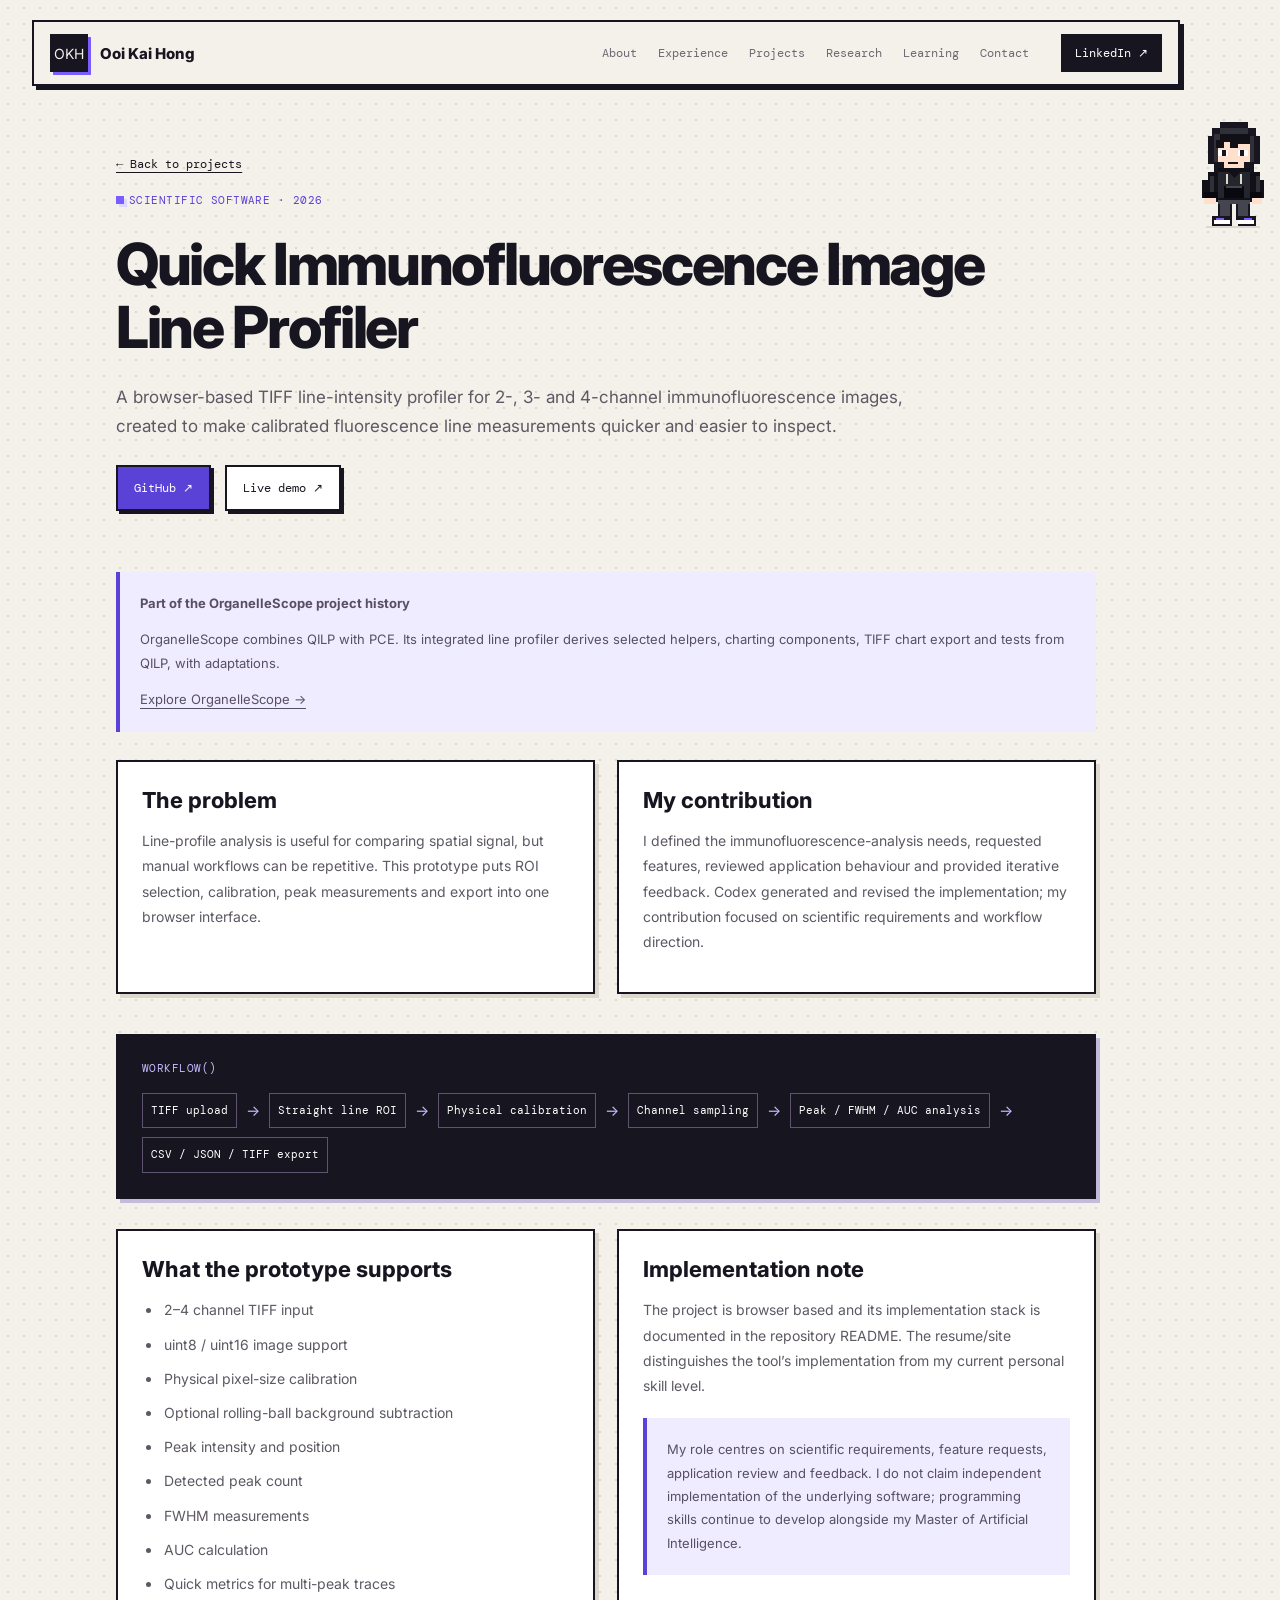
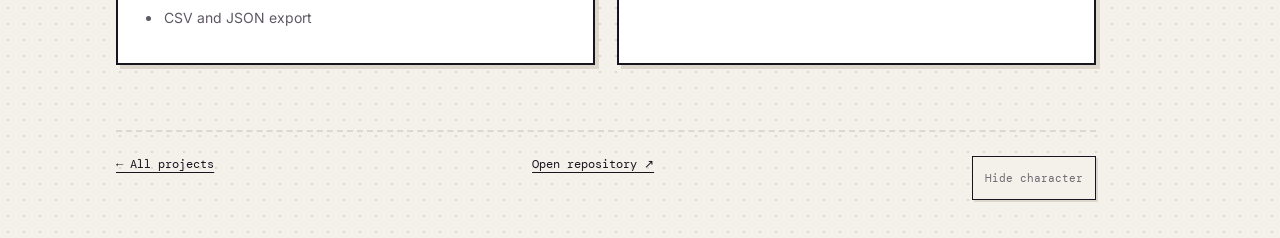
<file: projects/quick-if-line-profiler.html>
<!doctype html>
<html lang="en">
<head>
<meta charset="utf-8"><meta name="viewport" content="width=device-width, initial-scale=1">
<meta name="description" content="Quick Immunofluorescence Image Line Profiler — Ooi Kai Hong project page.">
<title>Quick Immunofluorescence Image Line Profiler — Ooi Kai Hong</title>
<link rel="icon" href="../assets/favicon.svg" type="image/svg+xml">
<link rel="preconnect" href="https://fonts.googleapis.com"><link rel="preconnect" href="https://fonts.gstatic.com" crossorigin>
<link href="https://fonts.googleapis.com/css2?family=DM+Mono:wght@400;500&amp;family=Inter:wght@400;500;600;700;800&amp;display=swap" rel="stylesheet">
<link rel="stylesheet" href="../styles.css?v=rpg-1">
<link rel="stylesheet" href="../assets/companion.css?v=6">
</head>
<body>
<a class="skip-link" href="#main-content">Skip to content</a>
<div class="site-shell">
<header class="topbar" id="top">
<a class="brand interactive" href="../index.html#top"><span class="brand-mark">OKH</span><span class="brand-name">Ooi Kai Hong</span></a>
<button class="menu-toggle" type="button" aria-expanded="false" aria-controls="site-nav"><span aria-hidden="true">▤</span> Menu</button><nav id="site-nav" class="nav"><a href="../index.html#about">About</a><a href="../index.html#experience">Experience</a><a href="../index.html#projects">Projects</a><a href="../index.html#research">Research</a><a href="../index.html#learning">Learning</a><a href="../index.html#contact">Contact</a></nav>
<a class="topbar-cta interactive" href="https://www.linkedin.com/in/mk-990801" target="_blank" rel="noreferrer">LinkedIn ↗</a>
</header>
<main class="project-page" id="main-content">
<section class="detail-hero"><a class="back-link interactive" href="../index.html#projects">← Back to projects</a><div class="detail-kicker">Scientific software · 2026</div><h1>Quick Immunofluorescence Image Line Profiler</h1><p class="detail-lede">A browser-based TIFF line-intensity profiler for 2-, 3- and 4-channel immunofluorescence images, created to make calibrated fluorescence line measurements quicker and easier to inspect.</p><div class="detail-actions"><a class="btn btn-primary interactive" href="https://github.com/mansonmyr/Quick-IF-Line-Profiler" target="_blank" rel="noreferrer">GitHub ↗</a><a class="btn btn-secondary interactive" href="https://qilp.netlify.app" target="_blank" rel="noreferrer">Live demo ↗</a></div></section>
<aside class="lineage-note"><strong>Part of the OrganelleScope project history</strong><p>OrganelleScope combines QILP with PCE. Its integrated line profiler derives selected helpers, charting components, TIFF chart export and tests from QILP, with adaptations.</p><a href="organellescope.html">Explore OrganelleScope →</a></aside><section class="detail-grid">
<article class="detail-card"><h2>The problem</h2><p>Line-profile analysis is useful for comparing spatial signal, but manual workflows can be repetitive. This prototype puts ROI selection, calibration, peak measurements and export into one browser interface.</p></article>
<article class="detail-card"><h2>My contribution</h2><p>I defined the immunofluorescence-analysis needs, requested features, reviewed application behaviour and provided iterative feedback. Codex generated and revised the implementation; my contribution focused on scientific requirements and workflow direction.</p></article>
</section>
<section class="flow-box"><div class="code-label">workflow()</div><div class="flow-row"><span>TIFF upload</span><i>→</i><span>Straight line ROI</span><i>→</i><span>Physical calibration</span><i>→</i><span>Channel sampling</span><i>→</i><span>Peak / FWHM / AUC analysis</span><i>→</i><span>CSV / JSON / TIFF export</span></div></section>
<section class="detail-grid">
<article class="detail-card"><h2>What the prototype supports</h2><ul><li>2–4 channel TIFF input</li><li>uint8 / uint16 image support</li><li>Physical pixel-size calibration</li><li>Optional rolling-ball background subtraction</li><li>Peak intensity and position</li><li>Detected peak count</li><li>FWHM measurements</li><li>AUC calculation</li><li>Quick metrics for multi-peak traces</li><li>CSV and JSON export</li></ul></article>
<article class="detail-card"><h2>Implementation note</h2><p>The project is browser based and its implementation stack is documented in the repository README. The resume/site distinguishes the tool’s implementation from my current personal skill level.</p><div class="note-box">My role centres on scientific requirements, feature requests, application review and feedback. I do not claim independent implementation of the underlying software; programming skills continue to develop alongside my Master of Artificial Intelligence.</div></article>
</section>
<div class="detail-footer"><a class="interactive" href="../index.html#projects">← All projects</a><a class="interactive" href="https://github.com/mansonmyr/Quick-IF-Line-Profiler" target="_blank" rel="noreferrer">Open repository ↗</a></div>
</main>
</div>
<script src="../script.js?v=rpg-1" defer></script><script src="../assets/companion.js?v=6" defer></script></body>
</html>
</file>
<file: styles.css>
:root{--bg:#f4f0ea;--card:#fff;--ink:#17151f;--muted:#6d6872;--line:#ddd7ce;--purple:#7a5cff;--purple-dark:#5b42d6;--mint:#d9f4d6;--orange:#ffe0cc;--blue:#dceaff;--lavender:#f0ecff;--mono:'DM Mono',monospace;--pixel:'Inter',system-ui,sans-serif;--shadow:5px 5px 0 var(--ink)}
*{box-sizing:border-box}html{scroll-behavior:smooth;scroll-padding-top:110px}body{margin:0;background:var(--bg);color:var(--ink);font:15px/1.7 'Inter',system-ui,sans-serif;background-image:radial-gradient(var(--line) .8px,transparent .8px);background-size:16px 16px}a{color:inherit;text-underline-offset:4px}button,a,summary{touch-action:manipulation}button{font:inherit;cursor:pointer}button:disabled{cursor:default}img,svg{max-width:100%}a:focus-visible,button:focus-visible,summary:focus-visible,[tabindex]:focus-visible{outline:3px solid var(--purple-dark);outline-offset:5px}::selection{background:#ded7ff;color:var(--ink)}
.site-shell{width:min(1180px,calc(100% - 64px));margin:auto}.skip-link{position:fixed;top:-100px;left:20px;z-index:100;background:var(--ink);color:#fff;padding:12px}.skip-link:focus{top:10px}
.topbar{position:sticky;top:16px;z-index:30;margin-top:20px;display:grid;grid-template-columns:1fr auto auto;align-items:center;gap:24px;padding:12px 16px;background:var(--bg);border:2px solid var(--ink);box-shadow:4px 4px 0 var(--ink)}
.brand{display:inline-flex;align-items:center;gap:12px;text-decoration:none;justify-self:start}.brand-mark{display:grid;place-items:center;width:38px;height:38px;background:var(--ink);color:var(--bg);font:14px var(--pixel);border:2px solid var(--ink);box-shadow:3px 3px 0 var(--purple)}.brand-name{font:600 19px var(--pixel)}
.nav{display:flex;align-items:center;gap:5px;font:12px var(--mono)}.nav a{text-decoration:none;padding:8px;color:var(--muted)}.nav a:hover,.nav a[aria-current=location]{background:var(--lavender);color:var(--purple-dark);box-shadow:inset 0 -3px var(--purple-dark)}.topbar-cta{padding:9px 12px;background:var(--ink);color:#fff;font:12px var(--mono);text-decoration:none;border:2px solid var(--ink)}.topbar-cta:hover{background:var(--purple-dark)}.menu-toggle{display:none}
.section-pad{padding:80px 0;border-bottom:2px dashed var(--line)}.hero{display:grid;grid-template-columns:1.2fr 1fr;gap:56px;padding:64px 0 60px;align-items:center;border:0}.eyebrow,.code-label,.section-kicker,.learning-state,.timeline-label,.detail-kicker{font:11px/1.6 var(--mono);letter-spacing:.04em;text-transform:uppercase}.eyebrow{color:var(--purple-dark);display:flex;align-items:center;gap:9px}.status-dot{display:inline-block;width:9px;height:9px;background:var(--purple);box-shadow:3px -3px 0 #ded7ff;flex-shrink:0}
h1,h2,h3{overflow-wrap:break-word}h1{font:600 clamp(34px,4.3vw,56px)/1.12 var(--pixel);letter-spacing:-.02em;margin:23px 0;max-width:900px}.accent{color:var(--purple-dark)}.hero-lede{font-size:16px;color:#5c5762;max-width:620px;margin:0}.hero-actions{display:flex;flex-wrap:wrap;gap:12px;margin-top:26px}.btn{display:inline-flex;align-items:center;justify-content:center;min-height:46px;padding:11px 16px;font:12px/1.4 var(--mono);border:2px solid var(--ink);box-shadow:3px 3px 0 var(--ink);text-decoration:none;background:var(--bg);transition:transform .12s,box-shadow .12s}.btn-primary{background:var(--purple-dark);color:#fff}.btn-secondary{background:var(--card)}.btn:hover{transform:translate(-2px,-2px);box-shadow:5px 5px 0 var(--ink)}.btn:active{transform:translate(2px,2px);box-shadow:1px 1px 0 var(--ink)}
.hero-proof{display:grid;grid-template-columns:repeat(3,1fr);gap:10px;margin-top:30px}.hero-proof>div{padding:12px 0;border-top:2px solid var(--ink)}.hero-proof strong,.hero-proof span{display:block}.hero-proof strong{font:600 28px var(--pixel);color:var(--purple-dark)}.hero-proof span{font:10px/1.6 var(--mono);color:var(--muted);margin-top:4px}
.hero-card{background:var(--ink);color:#fff;border:3px solid var(--ink);box-shadow:6px 6px 0 #bfb4ed;align-self:center}.scene-bar{display:flex;justify-content:space-between;padding:9px 12px;background:var(--ink);font:9px var(--mono);color:#eee9ff}.scene-bar span:last-child{color:var(--mint);letter-spacing:4px}.pixel-scene{background:var(--blue);border-bottom:3px solid var(--ink);line-height:0}.pixel-scene svg{display:block;width:100%;height:auto;max-height:275px;object-fit:cover;image-rendering:pixelated}.hero-card>.code-label{padding:18px 20px 0;color:#c8baff;font-size:10px}.hero-card h2{font:500 25px/1.15 var(--pixel);margin:7px 20px 18px}.mini-list{display:grid;grid-template-columns:1fr 1fr;gap:14px;padding:0 20px 20px}.mini-list>div{display:grid;grid-template-columns:22px 1fr;gap:2px 7px;border-top:1px solid #4f495d;padding-top:10px}.mini-list span{grid-row:span 2;color:#c8baff;font:10px var(--mono);padding-top:3px}.mini-list b{font-size:12px}.mini-list p{margin:3px 0 0;font-size:10px;line-height:1.6;color:#c5bece}
.chapter-map{display:grid;grid-template-columns:repeat(4,1fr);position:relative;border:2px solid var(--ink);background:var(--card);box-shadow:4px 4px 0 var(--line);padding-top:32px}.map-label{position:absolute;top:0;left:0;background:var(--ink);color:#fff;padding:5px 12px;font:10px var(--mono)}.chapter-map a{padding:15px 12px;font:12px var(--mono);text-decoration:none;border-right:1px solid var(--line)}.chapter-map a:last-child{border:0}.chapter-map a span{font:16px var(--pixel);margin-right:8px;color:var(--purple-dark)}.chapter-map a:hover{background:var(--lavender)}
.section-kicker{color:var(--purple-dark);display:inline-flex;align-items:center;gap:10px}.section-kicker:before,.detail-kicker:before{content:'';display:inline-block;width:8px;height:8px;background:var(--purple);box-shadow:3px 3px 0 #ded7ff;margin-right:5px}.section-heading-row{display:flex;justify-content:space-between;align-items:end;gap:32px;margin:18px 0 30px}.section-heading-row h2,.about-grid h2{font:600 clamp(28px,3.4vw,42px)/1.1 var(--pixel);margin:0;max-width:780px}.section-heading-row p,.about-copy p{color:var(--muted);font-size:15px;max-width:760px}.two-col{display:grid;grid-template-columns:.8fr 1.2fr;gap:64px;margin-top:25px}.about-copy p:first-child{margin-top:0}.about-copy{background:var(--bg)}.fact-row{display:grid;grid-template-columns:1fr 1fr;gap:18px;margin-top:24px}
.fact-card,.metric-card,.timeline-card,.project-card,.edu-card,.learning-card,.skill-card,.verify-card,.detail-card{border:2px solid var(--ink);border-radius:0;background:var(--card);box-shadow:4px 4px 0 var(--line)}.fact-card{padding:18px;text-decoration:none}.fact-card span{font:10px var(--mono);color:var(--muted)}.fact-card strong,.fact-card small{display:block}.fact-card strong{font:600 21px var(--pixel);margin-top:5px}.fact-card small{font-size:11px;color:var(--muted);margin-top:5px}.fact-card:hover{background:var(--lavender)}
.compact-grid{display:grid;grid-template-columns:repeat(4,1fr);gap:18px;padding:36px 0}.metric-card{padding:18px}.metric-card span{font:10px var(--mono);color:var(--purple-dark)}.metric-card strong{display:block;font:600 22px/1.1 var(--pixel);margin:10px 0}.metric-card p{font-size:12px;color:var(--muted);margin:0}
.scroll-rail{display:flex;gap:20px;overflow-x:auto;overflow-y:hidden;scrollbar-width:thin;scrollbar-color:var(--purple) var(--line);scroll-snap-type:x mandatory;padding:5px 4px 24px}.grab-rail{cursor:grab;touch-action:pan-x pan-y}.grab-rail.grabbing{cursor:grabbing;user-select:none;scroll-snap-type:none}.timeline-card{flex:0 0 min(365px,80vw);scroll-snap-align:start;min-height:310px;padding:23px;position:relative}.timeline-primary{background:var(--lavender)}.timeline-clinical{background:#eef8eb}.timeline-date{font:11px var(--mono);color:var(--muted)}.timeline-label{color:var(--purple-dark);margin-top:25px}.timeline-card h3{font:600 28px/1.15 var(--pixel);margin:8px 0}.timeline-card>strong{font-size:12px}.timeline-card p{font-size:13px;color:#5d5863}.mini-tags,.chip-row,.project-flow{display:flex;flex-wrap:wrap;align-items:center;gap:7px;margin-top:18px}.mini-tags span,.chip-row span,.project-flow span{font:10px/1.5 var(--mono);padding:5px 7px;border:1px solid var(--line);background:var(--bg);color:#5d5863}.project-flow i{font-style:normal;color:var(--purple-dark)}.rail-controls{display:flex;gap:10px}.rail-btn{width:44px;height:44px;background:var(--card);border:2px solid var(--ink);box-shadow:3px 3px 0 var(--ink);font:20px var(--mono)}.rail-btn:hover{background:var(--lavender)}
.project-grid{display:grid;grid-template-columns:repeat(2,minmax(0,1fr));gap:22px}.project-card{display:flex;flex-direction:column;text-decoration:none;padding:26px;min-height:300px;position:relative;transition:transform .15s,box-shadow .15s}.project-card:hover{transform:translate(-3px,-3px);box-shadow:7px 7px 0 var(--ink)}.project-card.featured{grid-column:1/-1;background:var(--lavender);min-height:280px;padding-right:190px}.project-top,.project-footer{display:flex;justify-content:space-between;align-items:center;gap:12px}.tag{display:inline-flex;padding:5px 8px;border:1px solid var(--ink);font:10px/1.4 var(--mono)}.tag-purple{background:#ded7ff}.tag-green{background:var(--mint)}.tag-orange{background:var(--orange)}.tag-blue{background:var(--blue)}.year{font:11px var(--mono);color:var(--muted)}.project-card h3{font:600 32px/1.05 var(--pixel);margin:20px 0 12px}.project-card p{font-size:14px;color:#5d5863;margin:0 0 8px;max-width:760px}.project-footer{margin-top:auto;padding-top:20px;border-top:1px dashed var(--ink);font:11px/1.6 var(--mono)}.project-footer span:last-child{color:var(--purple-dark)}.project-card .chip-row,.project-card .project-flow{margin-bottom:22px}.text-link{font:12px/1.5 var(--mono)}
.inventory-icon{width:44px;height:44px;position:relative;background:var(--blue);border:2px solid var(--ink);box-shadow:3px 3px 0 var(--ink);margin-bottom:18px}.featured .inventory-icon{position:absolute;width:110px;height:110px;right:36px;top:75px;background:var(--mint);box-shadow:6px 6px 0 var(--ink)}.inventory-icon i{position:absolute;inset:10px;background:var(--purple-dark);clip-path:polygon(0 0,50% 0,50% 25%,100% 25%,100% 75%,75% 75%,75% 100%,25% 100%,25% 75%,0 75%)}.featured .inventory-icon i{inset:24px;clip-path:polygon(40% 0,70% 0,70% 20%,55% 20%,55% 45%,75% 45%,75% 65%,60% 65%,60% 80%,100% 80%,100% 100%,0 100%,0 80%,30% 80%,40% 70%,40% 50%,25% 50%,25% 30%,40% 30%)}.icon-coin{background:var(--orange)}.icon-coin i{clip-path:polygon(25% 0,75% 0,75% 15%,100% 15%,100% 85%,75% 85%,75% 100%,25% 100%,25% 85%,0 85%,0 15%,25% 15%);background:var(--purple-dark)}.icon-grid i{clip-path:none;background:repeating-linear-gradient(0deg,var(--purple-dark) 0 5px,transparent 5px 8px),repeating-linear-gradient(90deg,var(--purple-dark) 0 5px,transparent 5px 8px)}.icon-flask{background:var(--mint)}.icon-flask i{clip-path:polygon(25% 0,75% 0,75% 15%,60% 15%,60% 45%,100% 80%,100% 100%,0 100%,0 80%,40% 45%,40% 15%,25% 15%)}
.research-grid{display:grid;grid-template-columns:.65fr 1.35fr;gap:26px}.research-rail{display:grid;gap:18px;align-content:start}.rail-card{background:var(--ink);color:#fff;padding:22px;border:2px solid var(--ink);box-shadow:4px 4px 0 #c4bbdc}.rail-card span{font:10px var(--mono);color:#c5bece}.rail-card strong{display:block;font:500 23px/1.15 var(--pixel);margin:12px 0}.rail-card p{font-size:12px;color:#c5bece}.pub-list{background:var(--card);border:2px solid var(--ink);box-shadow:4px 4px 0 var(--line);min-width:0}.pub{padding:22px;border-bottom:1px dashed var(--line)}.pub:last-child{border-bottom:0}.pub span{font:10px/1.6 var(--mono);color:var(--purple-dark)}.pub h3{font:600 19px/1.35 'Inter',sans-serif;margin:10px 0}.pub p{font-size:12px;color:var(--muted);overflow-wrap:anywhere}.pub-link{display:inline-block;margin-top:12px;font:11px var(--mono)}.pub-more summary{padding:18px 22px;font:12px var(--mono);border-top:2px solid var(--ink);cursor:pointer;background:var(--lavender)}.pub.compact h3{font-size:16px}
.education-grid{display:grid;grid-template-columns:repeat(2,minmax(0,1fr));gap:22px}.edu-card{padding:23px;min-height:225px}.edu-card.current{background:var(--lavender)}.edu-card h3{font:600 28px/1.15 var(--pixel);margin:20px 0 8px}.edu-card p,.edu-card small{font-size:12px;color:var(--muted)}.edu-card strong{display:block;font:12px var(--mono);margin:20px 0 8px}.edu-card small{display:block;line-height:1.7}
.learning-grid,.skills-grid{display:grid;grid-template-columns:repeat(2,minmax(0,1fr));gap:20px}.learning-card,.skill-card{padding:22px}.featured-learning{grid-column:1/-1;background:var(--ink);color:#fff}.learning-state{color:var(--purple-dark)}.featured-learning .learning-state{color:#c8baff}.learning-card h3{font:600 25px/1.2 var(--pixel);margin:10px 0 6px}.learning-card p{font-size:12px;color:var(--muted);margin:0}.learning-meta{font-size:12px;color:#5d5863;margin-top:12px}.featured-learning p,.featured-learning .learning-meta{color:#c5bece}.learning-link{font-weight:600;display:inline-block}.learning-note{margin-top:24px;padding:18px;background:var(--lavender);border-left:4px solid var(--purple-dark);font-size:12px}.skill-level{display:inline-block;border:1px solid var(--ink);padding:5px 7px;font:10px var(--mono)}.established{background:var(--mint)}.developing{background:#ded7ff}.project{background:var(--orange)}.skill-card:last-child{grid-column:1/-1}.skill-card h3{font:600 26px/1.2 var(--pixel);margin:14px 0 10px}.skill-card p{font-size:13px;color:#5d5863;margin:0}
.verify-grid{display:grid;grid-template-columns:repeat(3,minmax(0,1fr));gap:22px}.verify-card{padding:24px;text-decoration:none}.verify-card span{font:10px var(--mono);color:var(--muted)}.verify-card strong{display:block;font:600 26px var(--pixel);margin-top:12px}.verify-card p{font-size:12px;color:var(--muted);margin:8px 0 0}.verify-card:hover{background:var(--lavender)}
.contact-card{padding:40px;background:var(--mint);border:3px solid var(--ink);box-shadow:6px 6px 0 var(--ink)}.contact-card h2{font:600 clamp(32px,4vw,52px)/1.1 var(--pixel);margin:16px 0}.contact-card>p{max-width:760px;color:#44574a}.contact-meta{display:flex;flex-wrap:wrap;gap:10px 22px;font:11px/1.6 var(--mono);margin-top:28px;color:#44574a}.footer{display:flex;justify-content:space-between;gap:20px;padding:28px 0 40px;font:11px/1.6 var(--mono);color:var(--muted)}
.project-page{max-width:980px;margin:auto}.detail-hero{padding:64px 0 36px}.back-link{display:inline-block;margin-bottom:20px;font:12px var(--mono)}.detail-kicker{color:var(--purple-dark)}.detail-hero h1{font-size:clamp(32px,5.3vw,60px)}.detail-lede{font-size:17px;color:#5d5863;max-width:850px}.detail-actions{display:flex;flex-wrap:wrap;gap:14px;margin-top:24px}.detail-grid{display:grid;grid-template-columns:repeat(2,minmax(0,1fr));gap:22px;margin:28px 0}.detail-card{padding:24px;margin-bottom:10px;min-width:0}.detail-card h2{font:600 28px/1.15 var(--pixel);margin:0 0 14px}.detail-card h3{font:600 24px/1.2 var(--pixel);margin:0 0 12px}.detail-card p,.detail-card li{font-size:14px;color:#5d5863;line-height:1.8}.detail-card ul{margin:0;padding-left:20px}.detail-card li{padding-left:2px;margin-bottom:9px}.flow-box{margin:30px 0;padding:24px;background:var(--ink);color:#fff;border:2px solid var(--ink);box-shadow:4px 4px 0 #c4bbdc}.flow-box .code-label{color:#c8baff}.flow-row{display:flex;flex-wrap:wrap;align-items:center;gap:9px;margin-top:15px}.flow-row span{padding:8px;border:1px solid #5e546f;font:11px/1.6 var(--mono)}.flow-row i{font-style:normal;color:#c8baff}.note-box,.lineage-note{padding:20px;background:var(--lavender);border-left:4px solid var(--purple-dark);font-size:13px;color:#574f66;line-height:1.8}.note-box{margin-top:20px}.lineage-note{margin:25px 0}.project-lineage{margin:45px 0}.project-lineage h2,.project-page section[aria-labelledby]>h2{font:600 32px/1.2 var(--pixel)}.project-lineage>p{font-size:15px;max-width:85ch}.project-figure{margin:28px 0;min-width:0}.project-figure img{display:block;width:100%;height:auto;border:2px solid var(--ink);box-shadow:4px 4px 0 var(--line)}.project-figure figcaption{font:11px/1.8 var(--mono);color:var(--muted);margin-top:12px}.screenshot-grid{display:grid;grid-template-columns:repeat(2,minmax(0,1fr));gap:24px}.detail-footer{display:flex;justify-content:space-between;gap:22px;border-top:2px dashed var(--line);margin:55px 0 38px;padding-top:24px;font:12px var(--mono)}
@media(max-width:1050px){.topbar{gap:12px}.nav{font-size:10px}.nav a{padding:7px}.hero{gap:30px;grid-template-columns:1.1fr 1fr}h1{font-size:43px}.hero-card h2{font-size:23px}.hero-lede{font-size:15px}.chapter-map a{font-size:10px;padding:15px 9px}.chapter-map a span{display:block}.two-col{gap:35px}.project-card.featured{padding-right:160px}.featured .inventory-icon{right:28px;width:90px;height:90px}}
@media(max-width:850px){.site-shell{width:calc(100% - 40px)}.topbar{grid-template-columns:1fr auto auto;top:10px;gap:14px}.menu-toggle{display:inline-flex;align-items:center;gap:6px;background:var(--card);border:2px solid var(--ink);padding:10px;font:11px var(--mono);min-height:42px}.nav{display:none}.nav.is-open{display:grid;grid-template-columns:1fr 1fr;position:absolute;top:calc(100% + 9px);left:-2px;right:-2px;background:var(--bg);border:2px solid var(--ink);box-shadow:4px 4px 0 var(--ink);padding:10px;font-size:12px}.nav a{padding:12px}.hero{grid-template-columns:1fr;gap:36px;padding-top:48px}.hero-copy{max-width:680px}h1{font-size:clamp(36px,6.8vw,54px)}.hero-card{max-width:580px;width:100%;justify-self:center}.pixel-scene svg{max-height:290px}.hero-proof{max-width:560px}.two-col,.research-grid{grid-template-columns:1fr;gap:24px}.chapter-map{grid-template-columns:1fr 1fr}.chapter-map a{font-size:12px;padding:16px;border-bottom:1px solid var(--line)}.chapter-map a span{display:inline}.chapter-map a:nth-child(3){border-right:0}.compact-grid{grid-template-columns:repeat(2,minmax(0,1fr))}.verify-grid{grid-template-columns:1fr}.section-pad{padding:60px 0}.project-card.featured{padding-right:150px}.section-heading-row{gap:20px}.section-heading-row h2,.about-grid h2{font-size:34px}.detail-hero{padding-top:45px}}
@media(max-width:580px){html{scroll-padding-top:100px}.site-shell{width:calc(100% - 32px)}.topbar{gap:10px;padding:10px;top:8px;margin-top:12px}.brand-name{font-size:16px}.brand-mark{width:30px;height:32px;font-size:11px}.brand{gap:8px}.topbar-cta{display:none}.topbar{grid-template-columns:1fr auto}.menu-toggle{font-size:11px;padding:9px}.hero{padding-top:38px;gap:32px}h1{font-size:clamp(32px,8vw,43px);line-height:1.12;letter-spacing:-.015em}.eyebrow{font-size:9px}.hero-lede{font-size:15px}.hero-actions{gap:12px}.btn{font-size:11px;padding:10px 12px}.hero-proof{gap:8px}.hero-proof strong{font-size:26px}.hero-proof span{font-size:9px}.scene-bar{font-size:8px}.mini-list{padding:0 16px 18px;gap:12px}.hero-card h2{margin-left:16px;margin-right:16px}.hero-card>.code-label{padding-left:16px}.chapter-map a{font-size:10px;padding:15px 9px}.chapter-map a span{font-size:13px;margin-right:4px}.section-heading-row{flex-direction:column;align-items:start}.section-heading-row h2,.about-grid h2{font-size:31px}.section-heading-row p,.about-copy p{font-size:14px}.section-kicker{font-size:10px}.fact-row,.compact-grid,.project-grid,.education-grid,.learning-grid,.skills-grid,.detail-grid,.screenshot-grid{grid-template-columns:1fr}.featured-learning,.skill-card:last-child,.project-card.featured{grid-column:auto}.project-card.featured{padding:24px}.featured .inventory-icon{position:relative;top:auto;right:auto;width:52px;height:52px;margin:0 0 20px;box-shadow:3px 3px 0 var(--ink)}.featured .inventory-icon i{inset:12px}.project-card{padding:24px;min-height:290px}.project-card h3{font-size:29px}.project-top{align-items:start}.tag{font-size:9px}.project-footer{font-size:10px}.project-footer span:last-child{text-align:right}.project-card.featured p{font-size:14px}.research-rail{grid-template-columns:1fr}.pub h3{font-size:17px}.pub{padding:20px}.contact-card{padding:26px 22px}.contact-card>p{font-size:14px}.contact-meta{font-size:10px}.footer{flex-direction:column;gap:8px}.detail-hero h1{font-size:clamp(32px,9vw,46px);line-height:1.1}.detail-lede{font-size:15px}.detail-card{padding:22px}.detail-footer{flex-direction:column}.detail-kicker{font-size:10px}.flow-box{padding:20px}.project-figure figcaption{font-size:10px}.timeline-card{flex-basis:calc(100vw - 72px);min-height:320px}}
@media(prefers-reduced-motion:reduce){html{scroll-behavior:auto}*,*:before,*:after{transition:none!important;animation:none!important}.scroll-rail{scroll-behavior:auto}}
@media print{body{background:#fff}.topbar,.chapter-map,.hero-card,.menu-toggle,.hero-actions,.rail-controls{display:none}.site-shell{width:100%}.section-pad{padding:24px 0}.hero{display:block;padding:0}.project-card,.timeline-card,.detail-card,.skill-card{box-shadow:none;break-inside:avoid}.scroll-rail{display:block;overflow:visible}.timeline-card{margin-bottom:15px}.project-grid,.two-col,.research-grid{display:block}a{color:#000}.hero-proof{max-width:600px}}

/* Clear typography: pixel treatment belongs to artwork and UI frames. */
.hero h1{font-size:clamp(34px,4vw,49px);line-height:1.13;letter-spacing:-.04em;font-weight:800}
.section-heading-row h2,.about-grid h2{font-size:clamp(28px,3vw,38px);letter-spacing:-.035em;font-weight:800;line-height:1.15}
.project-card h3{font-size:28px;font-weight:800;letter-spacing:-.03em;line-height:1.15}
.timeline-card h3{font-size:24px;font-weight:800;line-height:1.15}
.brand-name{font-size:15px;font-weight:800}.hero-card h2{font-size:22px;line-height:1.25;font-weight:700}
.metric-card strong,.fact-card strong,.verify-card strong{font-size:19px;line-height:1.25;font-weight:750}
.edu-card h3,.learning-card h3,.skill-card h3,.detail-card h2,.detail-card h3{font-size:22px;line-height:1.3;font-weight:750}
.detail-hero h1{font-size:clamp(32px,5vw,58px);font-weight:800;letter-spacing:-.04em;line-height:1.1}
.project-lineage h2,.project-page section[aria-labelledby]>h2{font-size:30px;font-weight:750;line-height:1.2}
.contact-card h2{font-size:clamp(30px,4vw,48px);letter-spacing:-.03em;font-weight:800}.rail-card strong{font-size:21px;line-height:1.3;font-weight:700}
@media(max-width:580px){.hero h1{font-size:clamp(30px,7.5vw,40px)}.brand-name{font-size:14px}.project-card h3{font-size:25px}.hero-card h2{font-size:21px}.detail-hero h1{font-size:clamp(30px,8vw,44px)}}

.email-panel{margin-top:22px;padding:18px;border:2px solid var(--ink);background:var(--card);box-shadow:3px 3px 0 var(--ink);max-width:540px}.email-panel[hidden]{display:none}.email-panel label{display:block;font-size:13px;font-weight:600;margin-bottom:10px}.email-copy-row{display:flex;gap:12px;align-items:center;flex-wrap:wrap}.email-copy-row input{min-width:0;flex:1 1 220px;width:100%;padding:12px;border:2px solid var(--ink);border-radius:0;background:var(--bg);color:var(--ink);font:15px/1.4 Inter,sans-serif}.email-panel p{font-size:12px;margin:12px 0 0;color:var(--muted)}

.project-summary{padding-inline-start:20px;margin:18px 0;color:var(--muted);font-size:14px;line-height:1.65}.project-summary li+li{margin-top:12px}.project-card .project-status{font-size:12px;font-weight:600;color:var(--purple-dark)}
</file>
<file: assets/companion.css>
/* The character has its own lane, so it never sits over portfolio text. */
body.has-companion{padding-inline-end:92px}
.scroll-companion{position:fixed;top:0;left:0;width:80px;height:112px;z-index:40;pointer-events:none;transition:transform 150ms ease-out;will-change:transform;contain:layout style}
.scroll-companion[hidden]{display:none}.researcher-sprite{display:block;width:100%;height:100%;overflow:visible;image-rendering:pixelated}.sprite-facing{height:100%;transform-origin:center}.faces-left .sprite-facing{transform:scaleX(-1)}
.sprite-arm{transform-box:fill-box;transform-origin:50% 5%}.sprite-leg{transform-box:fill-box;transform-origin:50% 0%}
.is-walking .leg-left{animation:companion-step .32s steps(2,end) infinite}.is-walking .leg-right{animation:companion-step .32s steps(2,end) infinite reverse}.is-walking .arm-left{animation:companion-swing .32s steps(2,end) infinite reverse}.is-walking .arm-right{animation:companion-swing .32s steps(2,end) infinite}.is-walking .sprite-body{animation:companion-bob .32s steps(2,end) infinite}
.companion-trail{position:relative;height:142px;margin-top:8px;margin-bottom:0;overflow:hidden}.trail-sign{position:absolute;bottom:14px;right:12px;font:9px/1.4 var(--mono);color:var(--muted);border:1px solid var(--line);padding:5px 8px;background:var(--bg)}.trail-ground{position:absolute;bottom:5px;left:12px;right:12px;height:3px;background:repeating-linear-gradient(90deg,var(--purple-dark) 0 7px,transparent 7px 13px)}.companion-trail.companion-disabled{display:none}
.companion-bubble{position:absolute;right:calc(100% + 10px);bottom:78%;width:var(--bubble-width,228px);padding:14px 16px;background:var(--card);border:2px solid var(--ink);box-shadow:4px 4px 0 var(--ink);color:var(--ink);font:700 16px/1.45 'Inter',sans-serif;white-space:normal}.companion-bubble[hidden]{display:none}.companion-bubble span{font-size:12px;font-weight:400}.companion-bubble:after{content:'';position:absolute;right:-8px;bottom:14px;width:12px;height:12px;border-top:2px solid var(--ink);border-right:2px solid var(--ink);background:var(--card);transform:rotate(45deg)}.bubble-right .companion-bubble{right:auto;left:calc(100% + 10px)}.bubble-right .companion-bubble:after{right:auto;left:-8px;transform:rotate(225deg)}
.cv-flight{position:fixed;inset:0;z-index:150;pointer-events:none;perspective:900px;perspective-origin:50% 50%;overflow:hidden}
.cv-flight[hidden]{display:none}
.cv-paper{position:absolute;left:0;top:0;box-sizing:border-box;width:clamp(120px,24vw,180px);aspect-ratio:3/4;padding:14px;background:#fff;border:2px solid var(--ink);box-shadow:9px 12px 0 #17151f26;display:flex;flex-direction:column;gap:12px;color:var(--ink);font:700 10px/1.4 'Inter',sans-serif;transform-origin:center;backface-visibility:hidden;will-change:transform,opacity}
.cv-paper-label{font-size:7px;letter-spacing:1px;color:var(--purple-dark)}.cv-paper strong{font-size:15px;line-height:1.25}.cv-paper-rule{height:4px;background:var(--purple)}.cv-paper-lines{height:72px;background:repeating-linear-gradient(to bottom,#ddd7ce 0 3px,transparent 3px 12px)}.cv-paper-stamp{align-self:flex-end;background:var(--mint,#d9f4d6);border:2px solid var(--ink);padding:4px 9px;font-size:16px}
.is-celebrating .arm-right{animation:companion-throw .8s steps(4,end) both}
.companion-toggle{align-self:start;border:1px solid var(--ink);background:var(--bg);padding:9px 12px;min-height:44px;color:var(--muted);font:11px var(--mono);box-shadow:2px 2px 0 var(--line)}.companion-toggle:hover{background:var(--lavender);color:var(--ink)}
.companion-status{position:fixed;width:1px;height:1px;padding:0;margin:-1px;overflow:hidden;clip-path:inset(50%);white-space:nowrap}
@keyframes companion-step{0%,100%{transform:translateY(0) rotate(-12deg)}50%{transform:translateY(-1px) rotate(14deg)}}
@keyframes companion-swing{0%,100%{transform:rotate(-12deg)}50%{transform:rotate(12deg)}}
@keyframes companion-bob{0%,100%{transform:translateY(0)}50%{transform:translateY(-1px)}}
@keyframes companion-throw{0%{transform:rotate(0)}35%,65%{transform:rotate(-135deg)}100%{transform:rotate(0)}}
@media(max-width:850px){body.has-companion{padding-inline-end:80px}.scroll-companion{width:68px;height:95.2px}.companion-trail{height:126px}}
@media(max-width:580px){body.has-companion{padding-inline-end:68px}.scroll-companion{width:56px;height:78.4px}.companion-trail{height:112px}.trail-sign{font-size:8px;bottom:14px;right:10px;max-width:180px}.companion-bubble{padding:11px 12px;font-size:15px}.companion-bubble span{font-size:11px}.footer{align-items:start}.companion-toggle{font-size:10px}}
@media(prefers-reduced-motion:reduce){.scroll-companion{transition:none}.scroll-companion *{animation:none!important}.cv-flight{display:none!important}.companion-trail{display:none}}
@media print{body.has-companion{padding:0}.scroll-companion,.companion-trail,.companion-toggle,.companion-status,.cv-flight{display:none!important}}

/* Role notes sit beside the explorer, inside the timeline trail. */
.scroll-companion.is-narrating .companion-bubble{bottom:8px;box-sizing:border-box;font:500 14px/1.5 Inter,sans-serif;padding:12px 14px}
.companion-trail{height:180px}.companion-trail .trail-sign{bottom:auto;top:8px}
@media(max-width:580px){.companion-trail{height:190px}.scroll-companion.is-narrating .companion-bubble{font-size:13px;padding:10px 12px}}

/* Keep only a character-width gutter, including on wide desktop screens. */
body.has-companion .site-shell{width:calc(100% - 40px);max-width:none;margin-inline-start:32px;margin-inline-end:8px}
.companion-trail{position:sticky;top:104px;z-index:20;background-color:var(--bg);background-image:radial-gradient(var(--line) .8px,transparent .8px);background-size:16px 16px}
@media(max-width:580px){body.has-companion .site-shell{width:calc(100% - 24px);margin-inline-start:16px;margin-inline-end:8px}}
@media print{body.has-companion .site-shell{width:100%;margin:0}}
</file>
